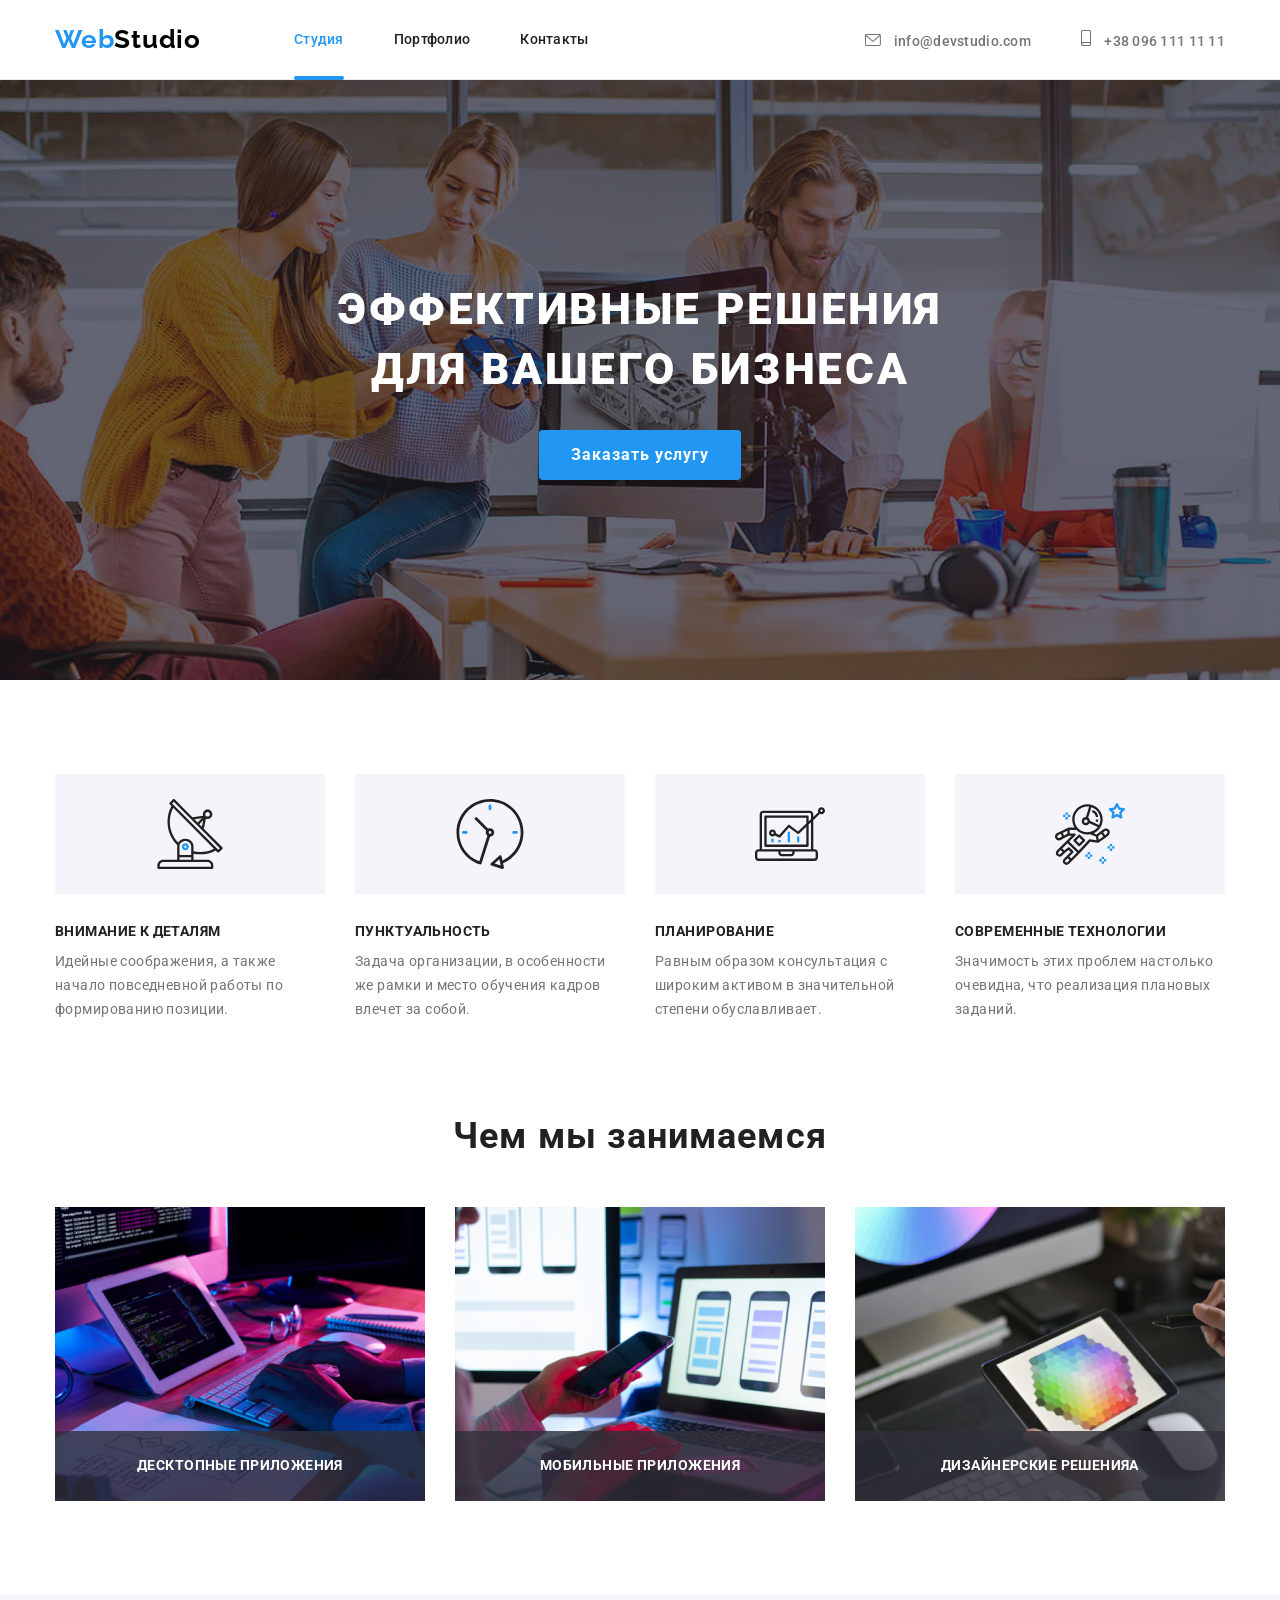
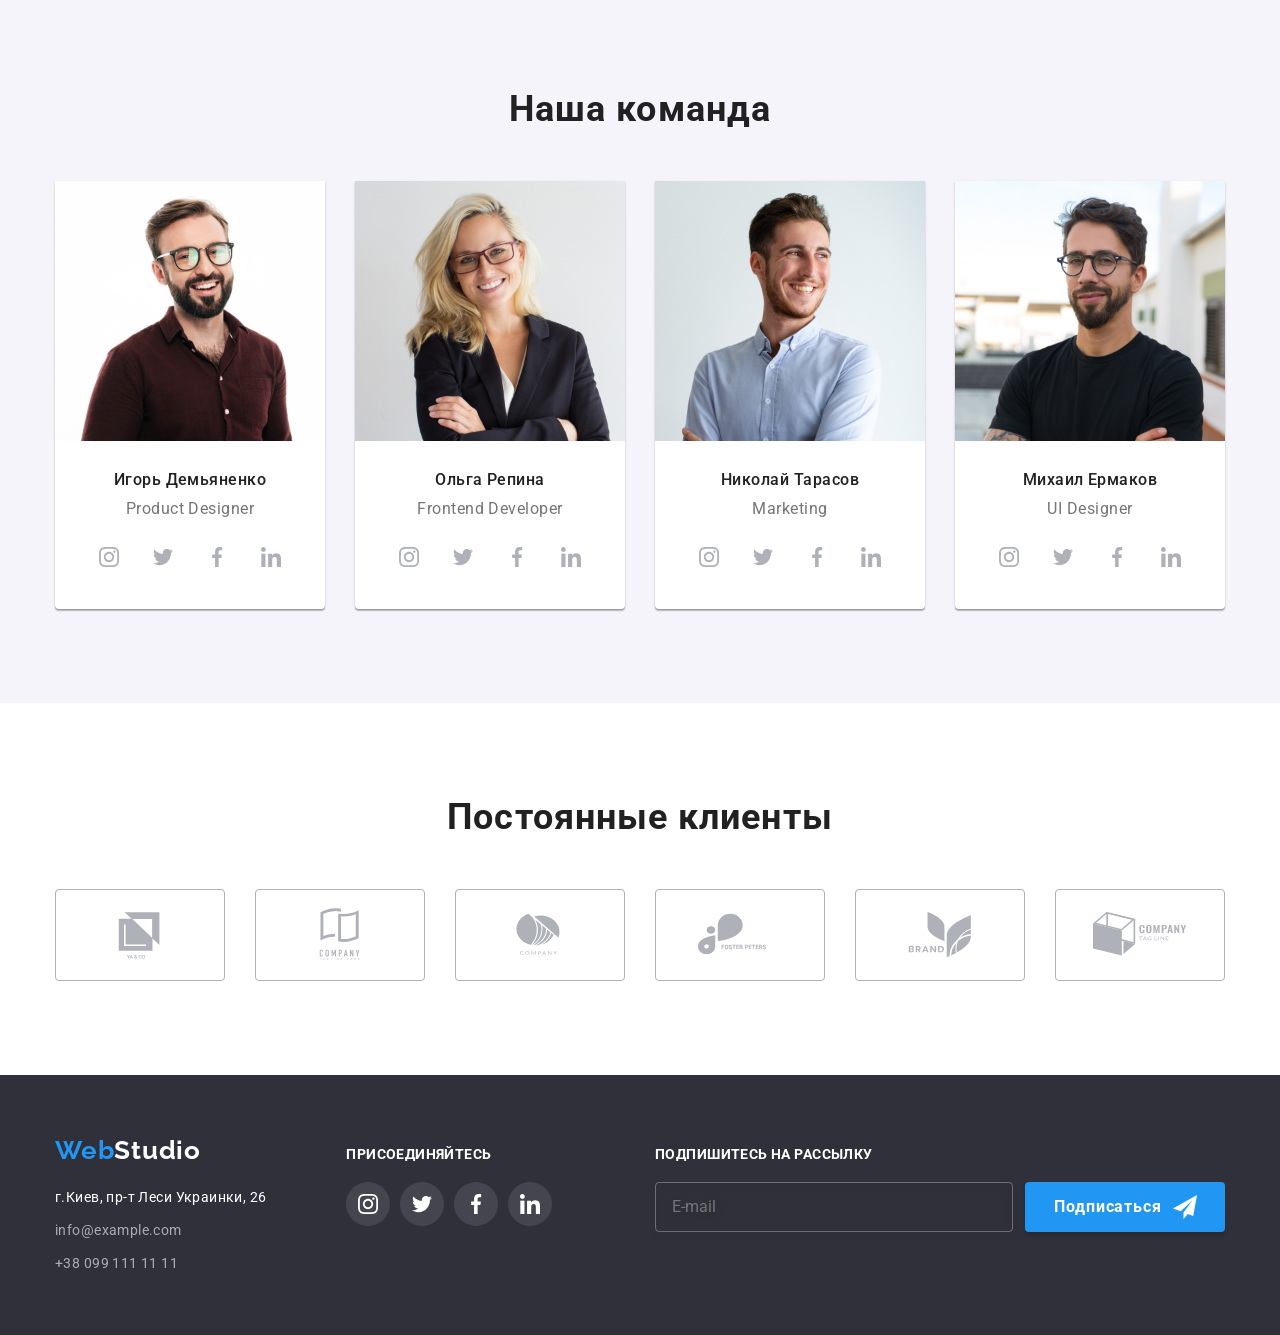
<file: index.html>
<!DOCTYPE html>
<html lang="ru">

<head>
    <meta charset="UTF-8">
    <meta http-equiv="X-UA-Compatible" content="IE=edge">
    <meta name="viewport" content="width=device-width, initial-scale=1.0">
    <link rel="preconnect" href="https://fonts.googleapis.com">
    <link rel="preconnect" href="https://fonts.gstatic.com" crossorigin>
    <link
        href="https://fonts.googleapis.com/css2?family=Raleway:wght@700&family=Roboto:wght@400;500;700;900&display=swap"
        rel="stylesheet">
    <link rel="stylesheet" href="https://cdnjs.cloudflare.com/ajax/libs/modern-normalize/1.1.0/modern-normalize.min.css"
        integrity="sha512-wpPYUAdjBVSE4KJnH1VR1HeZfpl1ub8YT/NKx4PuQ5NmX2tKuGu6U/JRp5y+Y8XG2tV+wKQpNHVUX03MfMFn9Q=="
        crossorigin="anonymous" referrerpolicy="no-referrer" />
    <link rel="stylesheet" href="./css/styles.css">
    <title>Studio</title>
</head>

<body>
    <!-- header -->
    <header class="header">
        <div class="container">
            <div class="main-nav">
                <nav class="header-nav">
                    <a class="logo" href="#">Web<span class="header-logo">Studio</span></a>
                    <ul class="header-list">
                        <li class="header-item"><a class="header-link active" href="./index.html">Cтудия</a></li>
                        <li class="header-item"><a class="header-link" href="./portfolio.html">Портфолио</a></li>
                        <li class="header-item"><a class="header-link" href="">Контакты</a></li>
                    </ul>
                </nav>
                <ul class="header-contact">
                    <li class="contact-item"><a class="contact-link" href="mailto:info@devstudio.com">
                            <svg class="contact-icon" width="16" height="12">
                                <use href="./images/icons.svg#icon-envelope"></use>
                            </svg>
                            info@devstudio.com
                        </a>
                    </li>
                    <li class="contact-item"><a class="contact-link" href="tel:+380961111111">
                            <svg class="contact-icon" width="10" height="16">
                                <use href="./images/icons.svg#icon-smartphone"></use>
                            </svg>
                            +38 096 111 11 11
                        </a></li>
                </ul>
            </div>
        </div>
    </header>
    <!-- main -->
    <main>
        <!-- service -->
        <section class="service-top">
            <h1 class="service-title">
                Эффективные решения <br> для вашего бизнеса
            </h1>
            <button class="service-btn" type="button" data-modal-open>Заказать услугу</button>
        </section>
        <div class="backdrop is-hidden" data-modal>
            <div class="modal">
                <button class="backdrop-btn" data-modal-close>
                    <svg class="modal-icons" width="18" height="18">
                        <use href="./images/icons.svg#icon-close-black"></use>
                    </svg>
                </button>

                <form class="modal-form" action="">
                    <strong class="form-title">Оставьте свои данные, мы вам перезвоним</strong>
                    <label class="modal-group" for="">
                        <span class="modal-name">Имя</span>
                        <input class="modal-input" type="text" name="user-name" placeholder=" " required>
                        <svg class="form-icons" width="18" height="18">
                            <use href="./images/icons.svg#icon-person-black"></use>
                        </svg>
                    </label>
                    <label class="modal-group">
                        <span class="modal-name">Телефон</span>
                        <input class="modal-input" type="phone" name="user-phone" placeholder=" " required>
                        <svg class="form-icons" width="18" height="18">
                            <use href="./images/icons.svg#icon-phone-black"></use>
                        </svg>
                    </label>
                    <label class="modal-group">
                        <span class="modal-name">Почта</span>
                        <input class="modal-input" type="mail" name="user-mail" placeholder=" " required>
                        <svg class="form-icons" width="18" height="18">
                            <use href="./images/icons.svg#icon-email-black"></use>
                        </svg>
                    </label>
                    <label class="modal-group modal-textarea">
                        <span class="modal-name">Комментарий</span>
                        <textarea class="form-comment" name="comment" id="" cols="30" rows="10"
                            placeholder="Введите текст"></textarea>
                    </label>
                    <label class="modal-policy">
                        <input class="checkbox visually-hidden" type="checkbox" tabindex="-1" id="chek-label">
                        <span class="checkbox-custom" tabindex="0" role="checkbox" aria-checked="false" aria-labelledby="chek-label">
                            <svg class="checkbox-icon" width="11" height="8">
                                <use href="./images/icons.svg#icon-check-icon"></use>
                            </svg>
                        </span>
                        <span class="form-policy-desc">Соглашаюсь с рассылкой и принимаю
                            <a class="form-policy-link" href="">Условия договора</a></span>
                    </label>
                    <button class="footer-form-submit submit-btn" type="submit">Отправить</button>
                </form>
            </div>
        </div>
        <!-- inform -->
        <section class="section">
            <div class="container">
                <h2 class="visually-hidden">Преимущества</h2>
                <ul class="inform-list">
                    <li class="inform-item">
                        <div class="inform-icons">
                            <svg class="inform-icon" widtht="70" height="70">
                                <use href="./images/icons.svg#icon-antenna"></use>
                            </svg>
                        </div>
                        <h3 class="inform-title">Внимание к деталям</h3>
                        <p class="inform-text">Идейные соображения, а также начало повседневной работы по формированию
                            позиции.</p>
                    </li>
                    <li class="inform-item">
                        <div class="inform-icons">
                            <svg class="inform-icon" width="70" height="70">
                                <use href="./images/icons.svg#icon-clock"></use>
                            </svg>
                        </div>
                        <h3 class="inform-title">Пунктуальность</h3>
                        <p class="inform-text">Задача организации, в особенности же рамки и место обучения кадров влечет
                            за
                            собой.</p>
                    </li>
                    <li class="inform-item">
                        <div class="inform-icons">
                            <svg class="inform-icon" width="70" height="70">
                                <use href="./images/icons.svg#icon-diagram"></use>
                            </svg>
                        </div>
                        <h3 class="inform-title">Планирование</h3>
                        <p class="inform-text">Равным образом консультация с широким активом в значительной степени
                            обуславливает.</p>
                    </li>
                    <li class="inform-item">
                        <div class="inform-icons">
                            <svg class="inform-icon" width="70" height="70">
                                <use href="./images/icons.svg#icon-astronaut"></use>
                            </svg>
                        </div>
                        <h3 class="inform-title">Современные технологии</h3>
                        <p class="inform-text">Значимость этих проблем настолько очевидна, что реализация плановых
                            заданий.
                        </p>
                    </li>
                </ul>
            </div>
        </section>
        <!-- process -->
        <section class="process section">
            <div class="container">
                <h2 class="subtitle">Чем мы занимаемся</h2>
                <ul class="process-list">
                    <li class="process-item"><img class="process-link" src="./images/box1.jpg" alt="чем мы занимаемся"
                            width="370">
                        <p class="process-text">Десктопные приложения</p>
                    </li>
                    <li class="process-item"><img class="process-link" src="./images/box2.jpg" alt="чем мы занимаемся"
                            width="370">
                        <p class="process-text">Мобильные приложения</p>
                    </li>
                    <li class="process-item"><img class="process-link" src="./images/box3.jpg" alt="чем мы занимаемся"
                            width="370">
                        <p class="process-text">Дизайнерские решенияa</p>
                    </li>
                </ul>
            </div>
        </section>
        <!-- team -->
        <section class="team section">
            <div class="container">
                <h2 class="subtitle">Наша команда</h2>
                <ul class="team-list">
                    <li class="team-item">
                        <img class="team-img" src="./images/autor_1.jpg" alt="автор" width="270">
                        <div class="team-wrap">
                            <h3 class="team-title">Игорь Демьяненко</h3>
                            <p class="team-text">Product Designer</p>
                            <ul class="team-socials">
                                <li class="social-item">
                                    <a class="social-list" href="#">
                                        <svg class="icon-social" width="20" height="20">
                                            <use href="./images/icons.svg#icon-instagram">instagram</use>
                                        </svg>
                                    </a>
                                </li>
                                <li class="social-item">
                                    <a class="social-list" href="#" class="social-list" href="#">
                                        <svg class="icon-social" width="20" height="20">
                                            <use href="./images/icons.svg#icon-twitter">twitter</use>
                                        </svg>
                                    </a>
                                </li>
                                <li class="social-item">
                                    <a class="social-list" href="#" class="social-list" href="#">
                                        <svg class="icon-social" width="20" height="20">
                                            <use href="./images/icons.svg#icon-facebook">facebook</use>
                                        </svg>
                                    </a>
                                </li>
                                <li class="social-item">
                                    <a class="social-list" href="#" class="social-list" href="#">
                                        <svg class="icon-social" width="20" height="20">
                                            <use href="./images/icons.svg#icon-linkedin">linkedin</use>
                                        </svg>
                                    </a>
                                </li>
                            </ul>
                        </div>
                    </li>
                    <li class="team-item">
                        <img class="team-img" src="./images/autor_2.jpg" alt="автор" width="270">
                        <div class="team-wrap">
                            <h3 class="team-title">Ольга Репина</h3>
                            <p class="team-text">Frontend Developer</p>
                            <ul class="team-socials">
                                <li class="social-item">
                                    <a class="social-list" href="#" class="social-list" href="#">
                                        <svg class="icon-social" width="20" height="20">
                                            <use href="./images/icons.svg#icon-instagram">instagram</use>
                                        </svg>
                                    </a>
                                </li>
                                <li class="social-item">
                                    <a class="social-list" href="#" class="social-list" href="#">
                                        <svg class="icon-social" width="20" height="20">
                                            <use href="./images/icons.svg#icon-twitter">twitter</use>
                                        </svg>
                                    </a>
                                </li>
                                <li class="social-item">
                                    <a class="social-list" href="#" class="social-list" href="#">
                                        <svg class="icon-social" width="20" height="20">
                                            <use href="./images/icons.svg#icon-facebook">facebook</use>
                                        </svg>
                                    </a>
                                </li>
                                <li class="social-item">
                                    <a class="social-list" href="#" class="social-list" href="#">
                                        <svg class="icon-social" width="20" height="20">
                                            <use href="./images/icons.svg#icon-linkedin">linkedin</use>
                                        </svg>
                                    </a>
                                </li>
                            </ul>
                        </div>
                    </li>
                    <li class="team-item">
                        <img class="team-img" src="./images/autor_3.jpg" alt="автор" width="270">
                        <div class="team-wrap">
                            <h3 class="team-title">Николай Тарасов</h3>
                            <p class="team-text">Marketing</p>
                            <ul class="team-socials">
                                <li class="social-item">
                                    <a class="social-list" href="#" class="social-list" href="#">
                                        <svg class="icon-social" width="20" height="20">
                                            <use href="./images/icons.svg#icon-instagram">instagram</use>
                                        </svg>
                                    </a>
                                </li>
                                <li class="social-item">
                                    <a class="social-list" href="#" class="social-list" href="#">
                                        <svg class="icon-social" width="20" height="20">
                                            <use href="./images/icons.svg#icon-twitter">twitter</use>
                                        </svg>
                                    </a>
                                </li>
                                <li class="social-item">
                                    <a class="social-list" href="#" class="social-list" href="#">
                                        <svg class="icon-social" width="20" height="20">
                                            <use href="./images/icons.svg#icon-facebook">facebook</use>
                                        </svg>
                                    </a>
                                </li>
                                <li class="social-item">
                                    <a class="social-list" href="#" class="social-list" href="#">
                                        <svg class="icon-social" width="20" height="20">
                                            <use href="./images/icons.svg#icon-linkedin">linkedin</use>
                                        </svg>
                                    </a>
                                </li>
                            </ul>
                        </div>
                    </li>
                    <li class="team-item">
                        <img class="team-img" src="./images/autor_4.jpg" alt="автор" width="270">
                        <div class="team-wrap">
                            <h3 class="team-title">Михаил Ермаков</h3>
                            <p class="team-text">UI Designer</p>
                            <ul class="team-socials">
                                <li class="social-item">
                                    <a class="social-list" href="#">
                                        <svg class="icon-social" width="20" height="20">
                                            <use href="./images/icons.svg#icon-instagram">instagram</use>
                                        </svg>
                                    </a>
                                </li>
                                <li class="social-item">
                                    <a class="social-list" href="#">
                                        <svg class="icon-social" width="20" height="20">
                                            <use href="./images/icons.svg#icon-twitter">twitter</use>
                                        </svg>
                                    </a>
                                </li>
                                <li class="social-item">
                                    <a class="social-list" href="#">
                                        <svg class="icon-social" width="20" height="20">
                                            <use href="./images/icons.svg#icon-facebook">facebook</use>
                                        </svg>
                                    </a>
                                </li>
                                <li class="social-item">
                                    <a class="social-list" href="#">
                                        <svg class="icon-social" width="20" height="20">
                                            <use href="./images/icons.svg#icon-linkedin">linkedin</use>
                                        </svg>
                                    </a>
                                </li>
                            </ul>
                        </div>
                    </li>
                </ul>
            </div>
        </section>
        <section class="section">
            <div class="container">
                <h2 class="subtitle">Постоянные клиенты
                </h2>
                <ul class="customers-list">
                    <li class="customers-item">
                        <a class="customers-link" href="#">
                            <svg class="customers-icon" width="106" height="60">
                                <use href="./images/icons.svg#icon-client1"></use>
                            </svg>
                        </a>
                    </li>
                    <li class="customers-item">
                        <a class="customers-link" href="#">
                            <svg class="customers-icon" width="106" height="60">
                                <use href="./images/icons.svg#icon-client2"></use>
                            </svg>
                        </a>
                    </li>
                    <li class="customers-item">
                        <a class="customers-link" href="#">
                            <svg class="customers-icon" width="106" height="60">
                                <use href="./images/icons.svg#icon-client3"></use>
                            </svg>
                        </a>
                    </li>
                    <li class="customers-item">
                        <a class="customers-link" href="#">
                            <svg class="customers-icon" width="106" height="60">
                                <use href="./images/icons.svg#icon-client4"></use>
                            </svg>
                        </a>
                    </li>
                    <li class="customers-item">
                        <a class="customers-link" href="#">
                            <svg class="customers-icon" width="106" height="60">
                                <use href="./images/icons.svg#icon-client5"></use>
                            </svg>
                        </a>
                    </li>
                    <li class="customers-item">
                        <a class="customers-link" href="#">
                            <svg class="customers-icon" width="106" height="60">
                                <use href="./images/icons.svg#icon-client6"></use>
                            </svg>
                        </a>
                    </li>
                </ul>
            </div>
        </section>
    </main>
    <!-- footer -->
    <footer class="footer">
        <div class="container">
            <div class="footer-wrapper">
                <div class="footer-about">
                    <a class="logo footer-logotip" href="#">Web<span class="footer-logo">Studio</span></a>
                    <address class="footer-contact">
                        <ul class="footer-list">
                            <li class="footer-item">
                                <p class="footer-text">г.Киев, пр-т Леси Украинки, 26</p>
                            </li>
                            <li class="footer-item">
                                <a class="footer-link" href="mailto:info@example.com">info@example.com</a>
                            </li>
                            <li class="footer-item">
                                <a class="footer-link" href="tel:+380991111111">+38 099 111 11 11</a>
                            </li>
                        </ul>
                    </address>
                </div>
                <div class="footer-social">
                    <h2 class="title-social">присоединяйтесь</h2>
                    <ul class="team-socials social-footer">
                        <li class="social-item social-footer-item">
                            <a class="social-list social-footer-link" href="#" class="social-list" href="#">
                                <svg class="icon-social footer-social-icon" width="20" height="20">
                                    <use href="./images/icons.svg#icon-instagram">instagram</use>
                                </svg>
                            </a>
                        </li>
                        <li class="social-item social-footer-item">
                            <a class="social-list social-footer-link" href="#" class="social-list" href="#">
                                <svg class="icon-social footer-social-icon" width="20" height="20">
                                    <use href="./images/icons.svg#icon-twitter">twitter</use>
                                </svg>
                            </a>
                        </li>
                        <li class="social-item social-footer-item">
                            <a class="social-list social-footer-link" href="#" class="social-list" href="#">
                                <svg class="icon-social footer-social-icon" width="20" height="20">
                                    <use href="./images/icons.svg#icon-facebook">facebook</use>
                                </svg>
                            </a>
                        </li>
                        <li class="social-item social-footer-item">
                            <a class="social-list social-footer-link" href="#" class="social-list" href="#">
                                <svg class="icon-social footer-social-icon" width="20" height="20">
                                    <use href="./images/icons.svg#icon-linkedin">linkedin</use>
                                </svg>
                            </a>
                        </li>
                    </ul>
                </div>
                <div class="right-side-footer">
                    <h2 class="title-social">Подпишитесь на рассылку</h2>
                    <form class="rigth-side-form" action="">
                        <label class="form-group" for="">
                            <input class="footer-form-input" type="email" placeholder="E-mail">
                        </label>
                        <button class="footer-form-submit" type="submit">
                            Подписаться
                            <span class="submit-icons">
                                <svg class="submit-icon" width="24" height="24">
                                    <use href="./images/icons.svg#icon-icon-send"></use>
                                </svg>
                            </span>
                        </button>
                    </form>
                </div>
            </div>
        </div>
    </footer>
    <script src="./js/modal.js"></script>
</body>

</html>
</file>
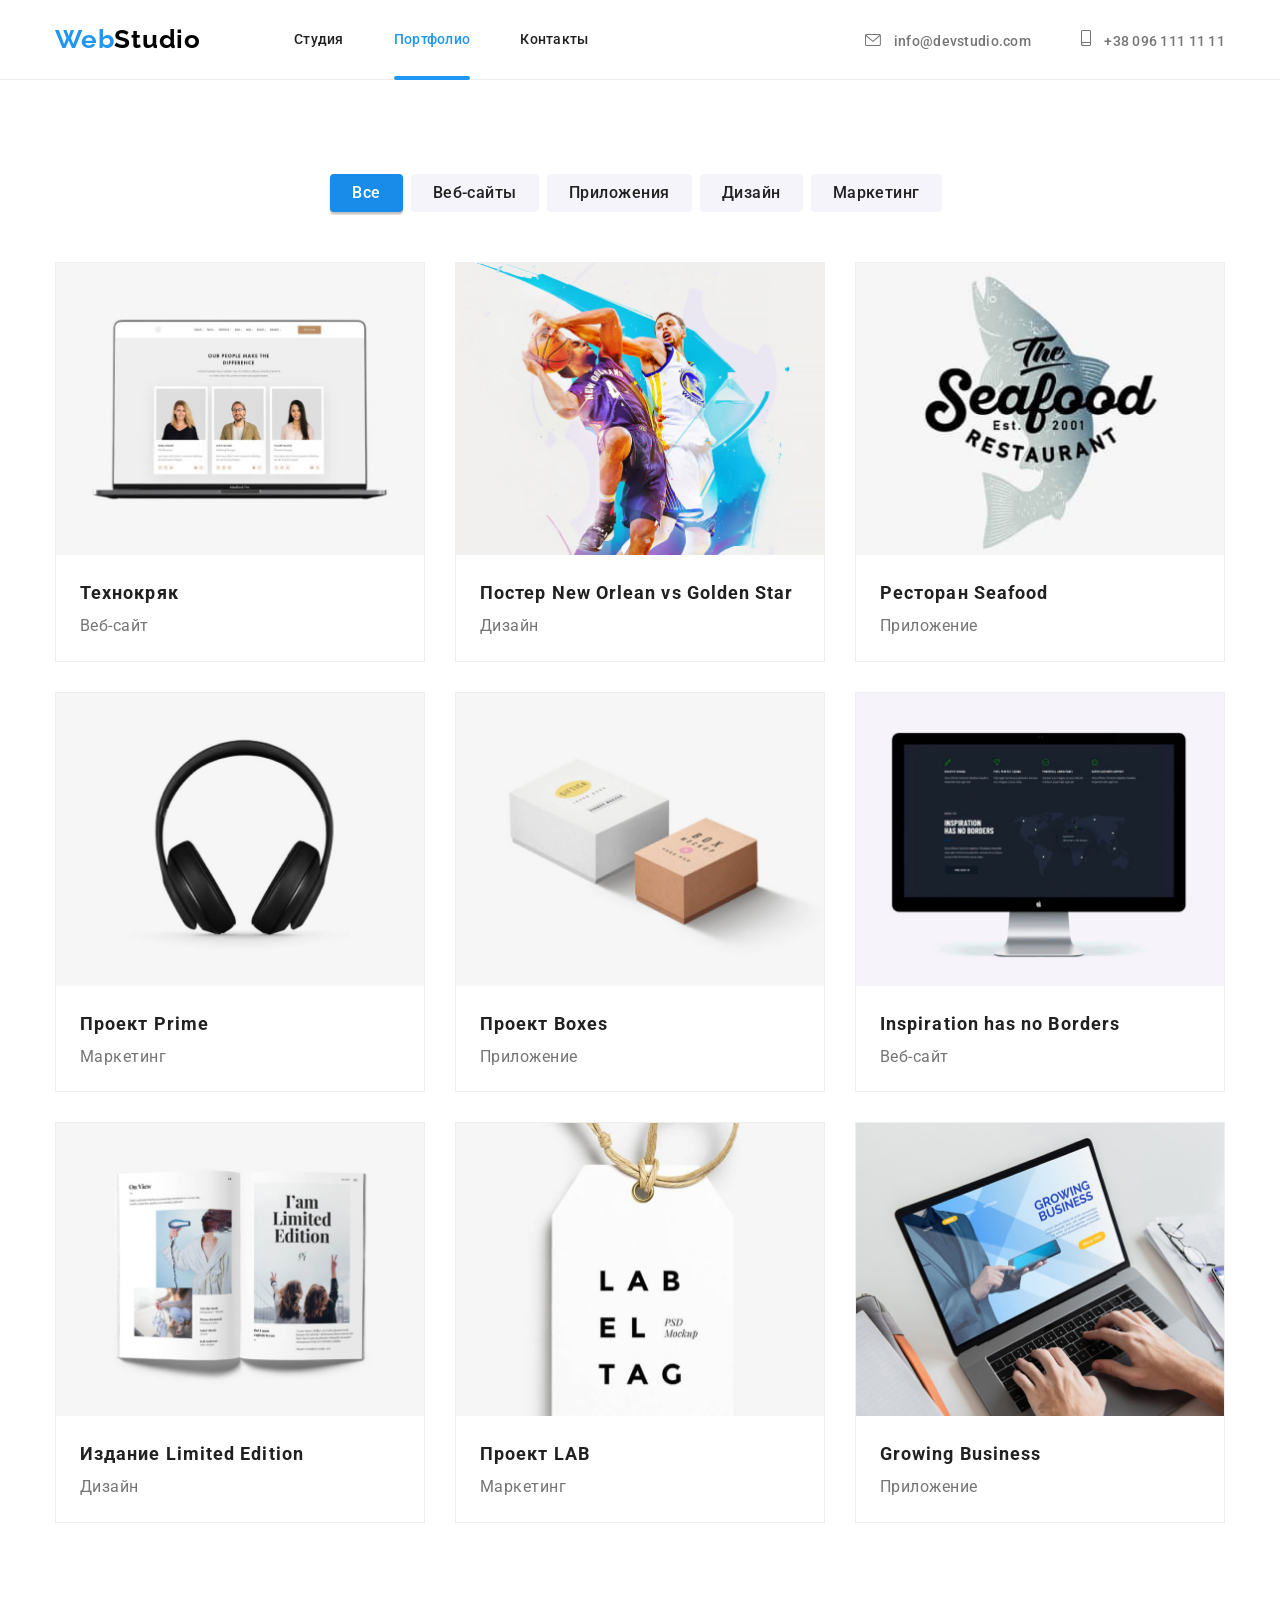
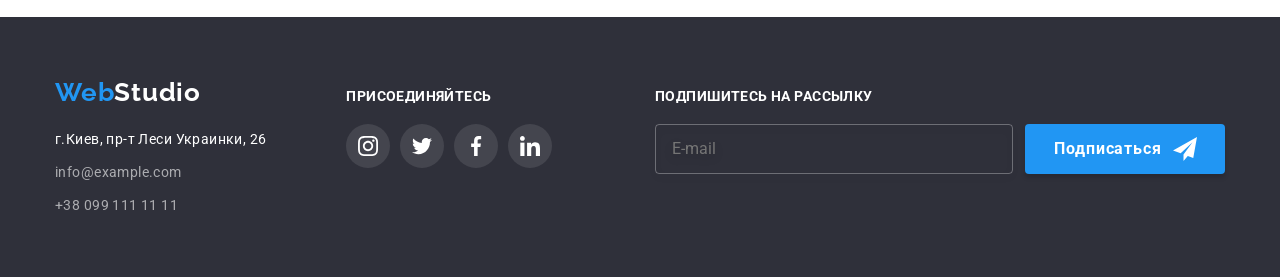
<file: portfolio.html>
<!DOCTYPE html>
<html lang="ru">

<head>
    <meta charset="UTF-8">
    <meta http-equiv="X-UA-Compatible" content="IE=edge">
    <meta name="viewport" content="width=device-width, initial-scale=1.0">
    <link rel="preconnect" href="https://fonts.googleapis.com">
    <link rel="preconnect" href="https://fonts.gstatic.com" crossorigin>
    <link
        href="https://fonts.googleapis.com/css2?family=Raleway:wght@700&family=Roboto:wght@400;500;700;900&display=swap"
        rel="stylesheet">
    <link rel="stylesheet" href="https://cdnjs.cloudflare.com/ajax/libs/modern-normalize/1.1.0/modern-normalize.min.css"
        integrity="sha512-wpPYUAdjBVSE4KJnH1VR1HeZfpl1ub8YT/NKx4PuQ5NmX2tKuGu6U/JRp5y+Y8XG2tV+wKQpNHVUX03MfMFn9Q=="
        crossorigin="anonymous" referrerpolicy="no-referrer" />
    <link rel="stylesheet" href="./css/styles.css">
    <title>Portfolio</title>
</head>

<body>
    <!-- header -->
    <header class="header">
        <div class="container">
            <div class="main-nav">
                <nav class="header-nav">
                    <a class="logo" href="#">Web<span class="header-logo">Studio</span></a>
                    <ul class="header-list">
                        <li class="header-item"><a class="header-link" href="./index.html">Cтудия</a></li>
                        <li class="header-item"><a class="header-link active" href="./portfolio.html">Портфолио</a></li>
                        <li class="header-item"><a class="header-link" href="">Контакты</a></li>
                    </ul>
                </nav>
                <ul class="header-contact">
                    <li class="contact-item"><a class="contact-link" href="mailto:info@devstudio.com">
                            <svg class="contact-icon" width="16" height="12">
                                <use href="./images/icons.svg#icon-envelope"></use>
                            </svg>
                            info@devstudio.com
                        </a>
                    </li>
                    <li class="contact-item"><a class="contact-link" href="tel:+380961111111">
                            <svg class="contact-icon" width="10" height="16">
                                <use href="./images/icons.svg#icon-smartphone"></use>
                            </svg>
                            +38 096 111 11 11
                        </a></li>
                </ul>
            </div>
        </div>
    </header>
    <!-- main -->
    <main class="portfolio">
        <section class="section">
            <div class="container">
                <h1 class="visually-hidden">Портфолио</h1>
                <ul class="portfolio-control">
                    <li class="control-item">
                        <button class="control-btn active" type="button">Все</button>
                    </li>
                    <li class="control-item">
                        <button class="control-btn" type="button">Веб-сайты</button>
                    </li>
                    <li class="control-item">
                        <button class="control-btn" type="button">Приложения</button>
                    </li>
                    <li class="control-item">
                        <button class="control-btn" type="button">Дизайн</button>
                    </li>
                    <li class="control-item">
                        <button class="control-btn" type="button">Маркетинг</button>
                    </li>
                </ul>
                <ul class="portfolio-content">
                    <li class="content-item">
                        <a class="content-link" href="#">
                            <div class="content-tumb">
                                <img class="content-img" src="./images/portfolio/tehnokrac.jpg" alt="технокряк" width="370"
                                    height="294">
                                <div class="content-overlay">
                                    <p class="text-overlay">Ресурс предлагает комплексные предложения с разным уровнем функционала и сервисов. Все это позволит посетителю получить исчерпывающие сведения о компании или частном лице.</p>
                                </div> 
                            </div>
                            <div class="content-wrap">
                                <h2 class="content-title">Технокряк</h2>
                                <p class="content-text">Веб-сайт</p>
                            </div>
                        </a>
                    </li>
                    <li class="content-item">
                        <a class="content-link" href="#">
                            <div class="content-tumb">
                                <img class="content-img" src="./images/portfolio/basketball_players.jpg" alt="постер баскетбол"
                                width="370" height="294">
                                <div class="content-overlay">
                                    <p class="text-overlay">Ресурс предлагает комплексные предложения с разным уровнем функционала и сервисов. Все это позволит посетителю получить исчерпывающие сведения о компании или частном лице.</p>
                                </div>
                            </div>
                            <div class="content-wrap">
                                <h2 class="content-title">Постер New Orlean vs Golden Star</h2>
                                <p class="content-text">Дизайн</p>
                            </div>
                        </a>
                    </li>
                    <li class="content-item">
                        <a class="content-link" href="#">
                            <div class="content-tumb">
                                <img class="content-img" src="./images/portfolio/seafood.jpg" alt="ресторан" width="370"
                                height="294">
                                <div class="content-overlay">
                                    <p class="text-overlay">Ресурс предлагает комплексные предложения с разным уровнем функционала и сервисов. Все это позволит посетителю получить исчерпывающие сведения о компании или частном лице.</p>
                                </div>
                            </div>
                            <div class="content-wrap">
                                <h2 class="content-title">Ресторан Seafood</h2>
                                <p class="content-text">Приложение</p>
                            </div>
                        </a>
                    </li>
                    <li class="content-item">
                        <a class="content-link" href="#">
                            <div class="content-tumb">
                                <img class="content-img" src="./images/portfolio/prime.jpg" alt="наушники" width="370"
                                height="294">
                                <div class="content-overlay">
                                    <p class="text-overlay">Ресурс предлагает комплексные предложения с разным уровнем функционала и сервисов. Все это позволит посетителю получить исчерпывающие сведения о компании или частном лице.</p>
                                </div>
                            </div>
                            <div class="content-wrap">
                                <h2 class="content-title">Проект Prime</h2>
                                <p class="content-text">Маркетинг</p>
                            </div>
                        </a>
                    </li>
                    <li class="content-item">
                        <a class="content-link" href="#">
                            <div class="content-tumb">
                                <img class="content-img" src="./images/portfolio/boxes.jpg" alt="коробки" width="370"
                                height="294">
                                <div class="content-overlay">
                                    <p class="text-overlay">Ресурс предлагает комплексные предложения с разным уровнем функционала и сервисов. Все это позволит посетителю получить исчерпывающие сведения о компании или частном лице.</p>
                                </div>
                            </div>
                            <div class="content-wrap">
                                <h2 class="content-title">Проект Boxes</h2>
                                <p class="content-text">Приложение</p>
                            </div>
                        </a>
                    </li>
                    <li class="content-item">
                        <a class="content-link" href="#">
                            <div class="content-tumb">
                                <img class="content-img" src="./images/portfolio/Inspiration.jpg"
                                alt="вдохновение не имеет границ" width="370" height="294">
                                <div class="content-overlay">
                                    <p class="text-overlay">Ресурс предлагает комплексные предложения с разным уровнем функционала и сервисов. Все это позволит посетителю получить исчерпывающие сведения о компании или частном лице.</p>
                                </div>
                            </div>
                            <div class="content-wrap">
                                <h2 class="content-title">Inspiration has no Borders</h2>
                                <p class="content-text">Веб-сайт</p>
                            </div>
                        </a>
                    </li>
                    <li class="content-item">
                        <a class="content-link" href="#">
                            <div class="content-tumb">
                                <img class="content-img" src="./images/portfolio/edition.jpg" alt="издание" width="370"
                                height="294">
                                <div class="content-overlay">
                                    <p class="text-overlay">Ресурс предлагает комплексные предложения с разным уровнем функционала и сервисов. Все это позволит посетителю получить исчерпывающие сведения о компании или частном лице.</p>
                                </div>
                            </div>
                            <div class="content-wrap">
                                <h2 class="content-title">Издание Limited Edition</h2>
                                <p class="content-text">Дизайн</p>
                            </div>
                        </a>
                    </li>
                    <li class="content-item">
                        <a class="content-link" href="#">
                            <div class="content-tumb">
                                <img class="content-img" src="./images/portfolio/label.jpg" alt="лейбл" width="370"
                                height="294">
                                <div class="content-overlay">
                                    <p class="text-overlay">Ресурс предлагает комплексные предложения с разным уровнем функционала и сервисов. Все это позволит посетителю получить исчерпывающие сведения о компании или частном лице.</p>
                                </div>
                            </div>
                            <div class="content-wrap">
                                <h2 class="content-title">Проект LAB</h2>
                                <p class="content-text">Маркетинг</p>
                            </div>
                        </a>
                    </li>
                    <li class="content-item">
                        <a class="content-link" href="#">
                            <div class="content-tumb">
                                <img class="content-img" src="./images/portfolio/laptop.jpg" alt="ноутбук" width="370"
                                height="294">
                                <div class="content-overlay">
                                    <p class="text-overlay">Ресурс предлагает комплексные предложения с разным уровнем функционала и сервисов. Все это позволит посетителю получить исчерпывающие сведения о компании или частном лице.</p>
                                </div>
                            </div>
                            <div class="content-wrap">
                                <h2 class="content-title">Growing Business</h2>
                                <p class="content-text">Приложение</p>
                            </div>
                        </a>
                    </li>
                </ul>
            </div>
        </section>
    </main>
    <footer class="footer">
        <div class="container">
            <div class="footer-wrapper">
                <div class="footer-about">
                    <a class="logo footer-logotip" href="#">Web<span class="footer-logo">Studio</span></a>
                    <address class="footer-contact">
                        <ul class="footer-list">
                            <li class="footer-item">
                                <p class="footer-text">г.Киев, пр-т Леси Украинки, 26</p>
                            </li>
                            <li class="footer-item">
                                <a class="footer-link" href="mailto:info@example.com">info@example.com</a>
                            </li>
                            <li class="footer-item">
                                <a class="footer-link" href="tel:+380991111111">+38 099 111 11 11</a>
                            </li>
                        </ul>
                    </address>
                </div>
                <div class="footer-social">
                    <h2 class="title-social">присоединяйтесь</h2>
                    <ul class="team-socials social-footer">
                        <li class="social-item social-footer-item">
                            <a class="social-list social-footer-link" href="#" class="social-list" href="#">
                                <svg class="icon-social footer-social-icon" width="20" height="20">
                                    <use href="./images/icons.svg#icon-instagram">instagram</use>
                                </svg>
                            </a>
                        </li>
                        <li class="social-item social-footer-item">
                            <a class="social-list social-footer-link" href="#" class="social-list" href="#">
                                <svg class="icon-social footer-social-icon" width="20" height="20">
                                    <use href="./images/icons.svg#icon-twitter">twitter</use>
                                </svg>
                            </a>
                        </li>
                        <li class="social-item social-footer-item">
                            <a class="social-list social-footer-link" href="#" class="social-list" href="#">
                                <svg class="icon-social footer-social-icon" width="20" height="20">
                                    <use href="./images/icons.svg#icon-facebook">facebook</use>
                                </svg>
                            </a>
                        </li>
                        <li class="social-item social-footer-item">
                            <a class="social-list social-footer-link" href="#" class="social-list" href="#">
                                <svg class="icon-social footer-social-icon" width="20" height="20">
                                    <use href="./images/icons.svg#icon-linkedin">linkedin</use>
                                </svg>
                            </a>
                        </li>
                    </ul>
                </div>
                <div class="right-side-footer">
                    <h2 class="title-social">Подпишитесь на рассылку</h2>
                    <form class="rigth-side-form" action="">
                        <label class="form-group" for="">
                            <input class="footer-form-input" type="email" placeholder="E-mail">
                        </label>
                        <button class="footer-form-submit" type="submit">
                            Подписаться
                            <span class="submit-icons">
                                <svg class="submit-icon" width="24" height="24">
                                    <use href="./images/icons.svg#icon-icon-send"></use>
                                </svg>
                            </span>
                        </button>
                    </form>
                </div>
            </div>
        </div>
    </footer>
</body>

</html>
</file>
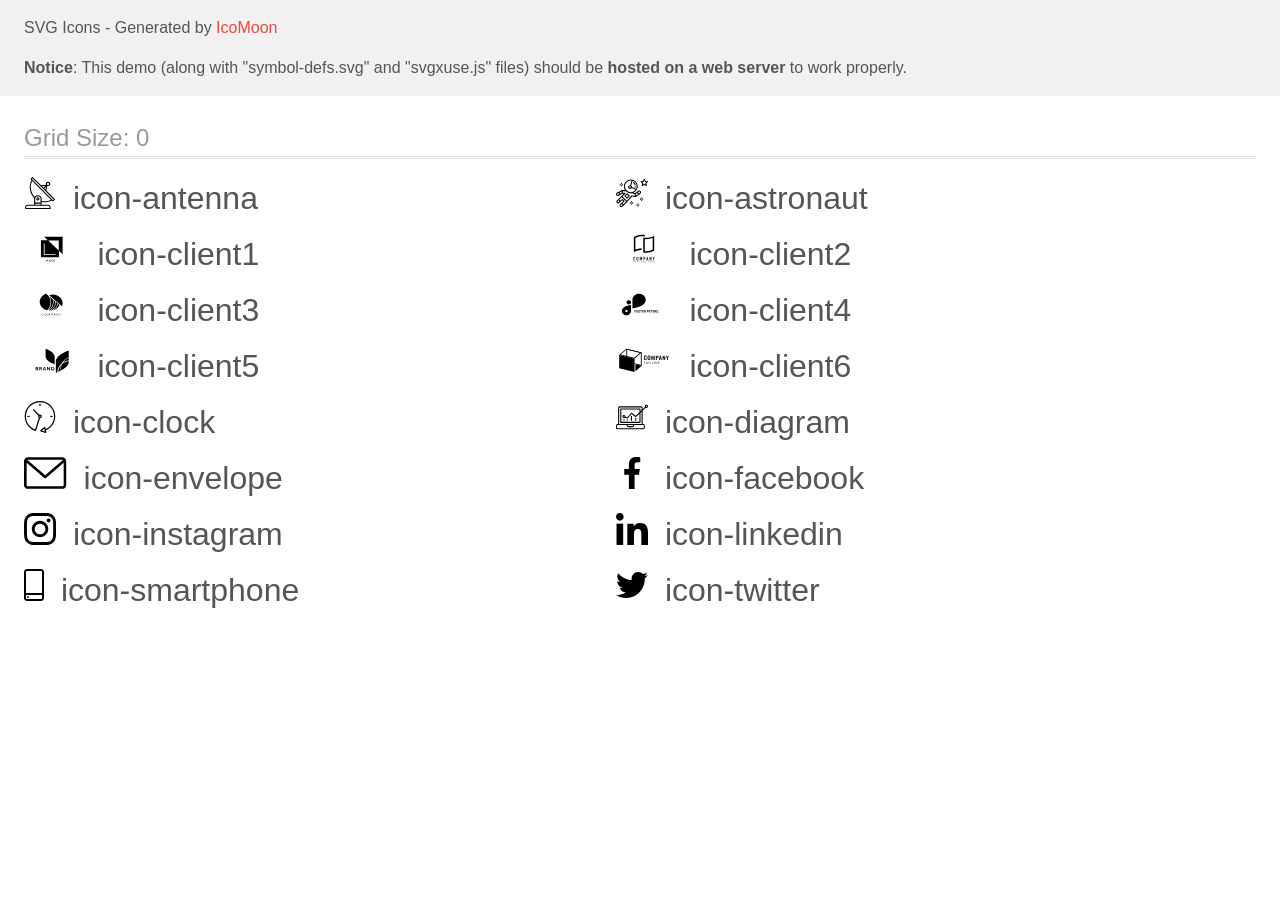
<file: images/icons/icomoon/demo-external-svg.html>
<!doctype html>
<html>
<head>
    <title>IcoMoon - SVG Icons</title>
    <meta charset="utf-8">
    <meta name="viewport" content="width=device-width, initial-scale=1">
    <link rel="stylesheet" href="demo-files/demo.css">
    <link rel="stylesheet" href="style.css">
</head>
<body>
<header class="bgc1 clearfix">
<div class="mhl">
    <p>SVG Icons - Generated by <a href="https://icomoon.io/app">IcoMoon</a></p><p><strong>Notice</strong>: This demo (along with "symbol-defs.svg" and "svgxuse.js" files) should be <b>hosted on a web server</b> to work properly.</p>
</div>
</header>
    <div class="clearfix mhl ptl">
        <h1 class="mvm mtn fgc1">Grid Size: 0</h1>
        <div class="glyph fs1">
            <div class="clearfix pbs">
                <svg class="icon icon-antenna"><use xlink:href="symbol-defs.svg#icon-antenna"></use></svg><span class="name"> icon-antenna</span>
            </div>
        </div>
        <div class="glyph fs1">
            <div class="clearfix pbs">
                <svg class="icon icon-astronaut"><use xlink:href="symbol-defs.svg#icon-astronaut"></use></svg><span class="name"> icon-astronaut</span>
            </div>
        </div>
        <div class="glyph fs1">
            <div class="clearfix pbs">
                <svg class="icon icon-client1"><use xlink:href="symbol-defs.svg#icon-client1"></use></svg><span class="name"> icon-client1</span>
            </div>
        </div>
        <div class="glyph fs1">
            <div class="clearfix pbs">
                <svg class="icon icon-client2"><use xlink:href="symbol-defs.svg#icon-client2"></use></svg><span class="name"> icon-client2</span>
            </div>
        </div>
        <div class="glyph fs1">
            <div class="clearfix pbs">
                <svg class="icon icon-client3"><use xlink:href="symbol-defs.svg#icon-client3"></use></svg><span class="name"> icon-client3</span>
            </div>
        </div>
        <div class="glyph fs1">
            <div class="clearfix pbs">
                <svg class="icon icon-client4"><use xlink:href="symbol-defs.svg#icon-client4"></use></svg><span class="name"> icon-client4</span>
            </div>
        </div>
        <div class="glyph fs1">
            <div class="clearfix pbs">
                <svg class="icon icon-client5"><use xlink:href="symbol-defs.svg#icon-client5"></use></svg><span class="name"> icon-client5</span>
            </div>
        </div>
        <div class="glyph fs1">
            <div class="clearfix pbs">
                <svg class="icon icon-client6"><use xlink:href="symbol-defs.svg#icon-client6"></use></svg><span class="name"> icon-client6</span>
            </div>
        </div>
        <div class="glyph fs1">
            <div class="clearfix pbs">
                <svg class="icon icon-clock"><use xlink:href="symbol-defs.svg#icon-clock"></use></svg><span class="name"> icon-clock</span>
            </div>
        </div>
        <div class="glyph fs1">
            <div class="clearfix pbs">
                <svg class="icon icon-diagram"><use xlink:href="symbol-defs.svg#icon-diagram"></use></svg><span class="name"> icon-diagram</span>
            </div>
        </div>
        <div class="glyph fs1">
            <div class="clearfix pbs">
                <svg class="icon icon-envelope"><use xlink:href="symbol-defs.svg#icon-envelope"></use></svg><span class="name"> icon-envelope</span>
            </div>
        </div>
        <div class="glyph fs1">
            <div class="clearfix pbs">
                <svg class="icon icon-facebook"><use xlink:href="symbol-defs.svg#icon-facebook"></use></svg><span class="name"> icon-facebook</span>
            </div>
        </div>
        <div class="glyph fs1">
            <div class="clearfix pbs">
                <svg class="icon icon-instagram"><use xlink:href="symbol-defs.svg#icon-instagram"></use></svg><span class="name"> icon-instagram</span>
            </div>
        </div>
        <div class="glyph fs1">
            <div class="clearfix pbs">
                <svg class="icon icon-linkedin"><use xlink:href="symbol-defs.svg#icon-linkedin"></use></svg><span class="name"> icon-linkedin</span>
            </div>
        </div>
        <div class="glyph fs1">
            <div class="clearfix pbs">
                <svg class="icon icon-smartphone"><use xlink:href="symbol-defs.svg#icon-smartphone"></use></svg><span class="name"> icon-smartphone</span>
            </div>
        </div>
        <div class="glyph fs1">
            <div class="clearfix pbs">
                <svg class="icon icon-twitter"><use xlink:href="symbol-defs.svg#icon-twitter"></use></svg><span class="name"> icon-twitter</span>
            </div>
        </div>
  </div>
<script defer src="svgxuse.js"></script>
</body>
</html>
</file>
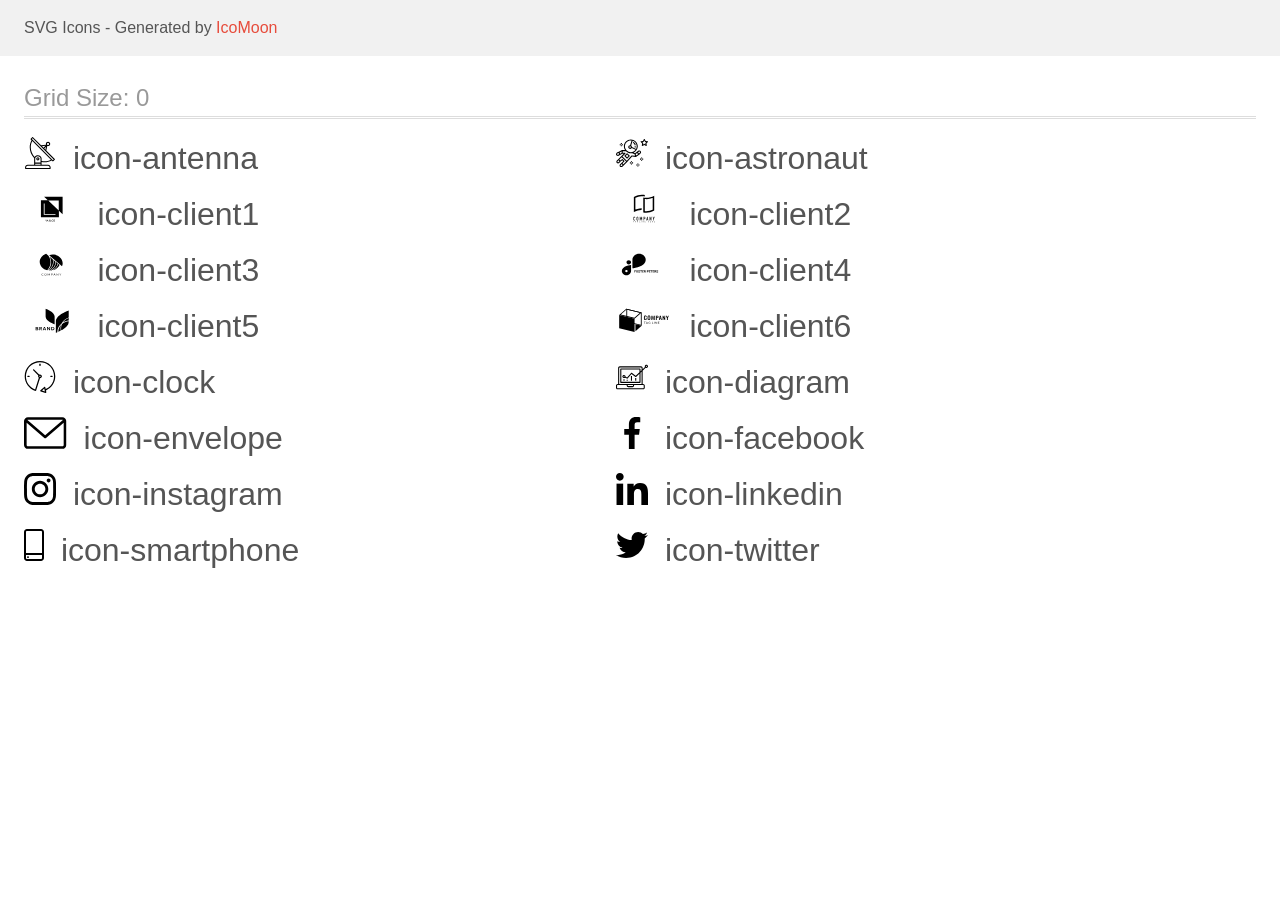
<file: images/icons/icomoon/demo.html>
<!doctype html>
<html>
<head>
    <title>IcoMoon - SVG Icons</title>
    <meta charset="utf-8">
    <meta name="viewport" content="width=device-width, initial-scale=1">
    <link rel="stylesheet" href="demo-files/demo.css">
    <link rel="stylesheet" href="style.css">
</head>
<body>
<svg aria-hidden="true" style="position: absolute; width: 0; height: 0; overflow: hidden;" version="1.1" xmlns="http://www.w3.org/2000/svg" xmlns:xlink="http://www.w3.org/1999/xlink">
<defs>
<symbol id="icon-antenna" viewBox="0 0 32 32">
<path d="M30.773 22.098l-8.443-8.505 0.937-4.615c0.242 0.094 0.499 0.144 0.758 0.146h0.006c1.192 0.014 2.17-0.941 2.184-2.133s-0.941-2.17-2.133-2.184c-1.192-0.014-2.17 0.941-2.184 2.133-0.003 0.255 0.039 0.509 0.125 0.749l-4.96 0.605-8.091-8.133c-0.099-0.101-0.235-0.159-0.377-0.16-0.14 0.001-0.274 0.056-0.373 0.155l-1.513 1.504c-0.208 0.208-0.208 0.546 0 0.754l0.814 0.826c-3.153 5.798-2.129 12.978 2.519 17.663 0.043 0.041 0.092 0.074 0.146 0.098-0.034 0.18-0.051 0.364-0.052 0.547v6.187h-6.4c-1.472 0.002-2.665 1.195-2.667 2.667v1.067c0 0.295 0.239 0.533 0.533 0.533h24.533c0.295 0 0.533-0.239 0.533-0.533v-1.067c-0.002-1.472-1.195-2.665-2.667-2.667h-6.4v-2.742c1.003 0.21 2.024 0.317 3.049 0.32 2.458-0.003 4.877-0.615 7.040-1.783l0.818 0.823c0.099 0.101 0.235 0.159 0.377 0.16 0.14-0.001 0.274-0.056 0.373-0.155l1.513-1.504c0.208-0.208 0.208-0.546 0-0.754zM23.28 6.233c0.418-0.415 1.093-0.414 1.508 0.004s0.414 1.093-0.004 1.508c-0.2 0.199-0.47 0.31-0.752 0.31h-0.003c-0.589-0.003-1.064-0.483-1.061-1.072 0.002-0.282 0.115-0.552 0.314-0.751h-0.002zM22.024 9.738l-0.598 2.946-1.175-1.182 1.774-1.763zM21.419 8.836l-1.92 1.909-1.485-1.493 3.405-0.415zM24.004 28.8c0.884 0 1.6 0.716 1.6 1.6v0.533h-23.467v-0.533c0-0.884 0.716-1.6 1.6-1.6h20.267zM16.537 26.667v1.067h-5.333v-1.067h5.333zM11.204 25.6v-4.053c0-1.294 1.196-2.347 2.667-2.347s2.667 1.053 2.667 2.347v4.053h-5.333zM17.604 23.904v-2.357c0-1.882-1.675-3.413-3.733-3.413-1.331-0.020-2.576 0.657-3.281 1.786-4.058-4.274-4.971-10.645-2.279-15.887l18.602 18.708c-2.872 1.461-6.165 1.873-9.309 1.163zM28.893 23.22l-21.057-21.181 0.755-0.752 7.935 7.98c0.004 0 0.006 0.007 0.010 0.010l13.115 13.191-0.757 0.752z"></path>
<path d="M13.876 20.267h-0.005c-0.884-0.001-1.601 0.714-1.602 1.598s0.714 1.601 1.598 1.602h0.005c0.884 0.001 1.601-0.714 1.602-1.598s-0.714-1.601-1.598-1.602zM14.249 22.245c-0.1 0.1-0.236 0.156-0.378 0.155-0.295-0.002-0.532-0.242-0.531-0.536 0.001-0.141 0.057-0.276 0.157-0.375s0.233-0.154 0.373-0.155c0.295 0.002 0.532 0.241 0.53 0.536-0.001 0.141-0.057 0.276-0.157 0.375h0.005z"></path>
</symbol>
<symbol id="icon-astronaut" viewBox="0 0 32 32">
<path d="M31.974 4.524c-0.063-0.193-0.229-0.333-0.43-0.363l-1.91-0.278-0.855-1.731c-0.179-0.365-0.777-0.365-0.956 0l-0.855 1.731-1.91 0.278c-0.201 0.029-0.367 0.17-0.431 0.363-0.062 0.193-0.011 0.405 0.135 0.547l1.383 1.348-0.326 1.903c-0.034 0.2 0.048 0.402 0.212 0.522 0.166 0.121 0.382 0.135 0.562 0.040l1.709-0.899 1.709 0.899c0.078 0.041 0.164 0.061 0.249 0.061 0.11 0 0.221-0.034 0.314-0.102 0.164-0.119 0.246-0.322 0.212-0.522l-0.326-1.903 1.383-1.348c0.145-0.142 0.197-0.354 0.135-0.547zM29.511 5.851c-0.125 0.122-0.183 0.299-0.153 0.472l0.191 1.114-1-0.526c-0.078-0.041-0.163-0.061-0.249-0.061s-0.17 0.020-0.249 0.061l-1.001 0.526 0.191-1.114c0.030-0.173-0.028-0.349-0.153-0.472l-0.81-0.789 1.119-0.163c0.174-0.025 0.324-0.134 0.402-0.292l0.5-1.013 0.5 1.013c0.078 0.157 0.228 0.267 0.402 0.292l1.119 0.163-0.809 0.789z"></path>
<path d="M26.134 20.522h-1.067v1.067h1.067v-1.067z"></path>
<path d="M26.134 22.656h-1.067v1.067h1.067v-1.067z"></path>
<path d="M27.2 21.589h-1.067v1.067h1.067v-1.067z"></path>
<path d="M25.067 21.589h-1.067v1.067h1.067v-1.067z"></path>
<path d="M22.4 26.389h-1.067v1.067h1.067v-1.067z"></path>
<path d="M22.4 28.522h-1.067v1.067h1.067v-1.067z"></path>
<path d="M23.467 27.456h-1.067v1.067h1.067v-1.067z"></path>
<path d="M21.333 27.456h-1.067v1.067h1.067v-1.067z"></path>
<path d="M16 24.256h-1.067v1.067h1.067v-1.067z"></path>
<path d="M16 26.389h-1.067v1.067h1.067v-1.067z"></path>
<path d="M17.067 25.322h-1.067v1.067h1.067v-1.067z"></path>
<path d="M14.933 25.322h-1.067v1.067h1.067v-1.067z"></path>
<path d="M5.867 6.122h-1.067v1.067h1.067v-1.067z"></path>
<path d="M5.867 8.255h-1.067v1.067h1.067v-1.067z"></path>
<path d="M6.933 7.189h-1.067v1.067h1.067v-1.067z"></path>
<path d="M4.8 7.189h-1.067v1.067h1.067v-1.067z"></path>
<path d="M24.715 14.159c-0.287-0.388-0.709-0.637-1.188-0.705-0.481-0.068-0.956 0.058-1.34 0.352l-1.252 0.96-1.898 1.417-1.358-0.541c2.421-1.086 4.114-3.508 4.114-6.32 0-3.823-3.123-6.933-6.961-6.933s-6.961 3.11-6.961 6.933c0 1.386 0.414 2.674 1.12 3.758l-2.764-0.024c-0.002 0-0.003 0-0.005 0-0.009 0-0.015 0.004-0.023 0.005-0.053 0.002-0.105 0.013-0.155 0.031-0.013 0.005-0.026 0.008-0.038 0.013-0.006 0.003-0.013 0.003-0.019 0.006l-3.233 1.596c-0.001 0-0.001 0-0.001 0.001l-1.893 0.911c-0.021 0.009-0.042 0.021-0.063 0.035-0.755 0.502-1.012 1.489-0.598 2.295 0.22 0.429 0.595 0.745 1.056 0.889 0.178 0.055 0.359 0.083 0.539 0.083 0.29 0 0.577-0.071 0.839-0.211l1.388-0.738 2.264-1.169 1.357-0.008-5.442 5.416c-0.001 0.001-0.001 0.001-0.002 0.001l-1.339 1.333c-0.316 0.315-0.49 0.732-0.49 1.178s0.174 0.863 0.49 1.179c0.325 0.323 0.752 0.485 1.179 0.485s0.854-0.162 1.18-0.485l1.314-1.309 1.741-1.3 0.901 0.897-1.762 1.754c-0 0.001-0.001 0.001-0.002 0.001l-1.339 1.333c-0.316 0.315-0.49 0.732-0.49 1.178s0.174 0.863 0.49 1.179c0.325 0.323 0.753 0.485 1.18 0.485s0.855-0.162 1.18-0.485l3.482-3.467c0.001-0.001 0.001-0.001 0.001-0.002l1.010-1-0.004-0.004c0.006-0.006 0.015-0.009 0.022-0.015l5.166-5.658 3.471 0.494c0.025 0.004 0.050 0.005 0.075 0.005 0.065 0 0.127-0.015 0.187-0.038 0.018-0.006 0.033-0.015 0.050-0.023 0.019-0.010 0.039-0.015 0.058-0.027l3.213-2.133c0.012-0.008 0.018-0.021 0.029-0.029 0.013-0.010 0.029-0.014 0.041-0.026l1.271-1.191c0.662-0.62 0.753-1.635 0.212-2.362zM2.13 17.77c-0.173 0.093-0.37 0.111-0.558 0.052-0.187-0.058-0.338-0.186-0.427-0.358-0.161-0.314-0.068-0.695 0.214-0.902l1.314-0.632 0.449 1.312-0.992 0.528zM5.628 15.942l-1.548 0.8-0.439-1.283 2.027-1.001-0.040 1.484zM20.727 9.322c0 0.918-0.219 1.785-0.599 2.559l-4.181-1.899c-0.044-0.573-0.341-1.075-0.788-1.388l1.464-4.86c2.378 0.756 4.105 2.974 4.105 5.588zM8.938 9.322c0-3.235 2.644-5.867 5.894-5.867 0.253 0 0.5 0.021 0.745 0.052l-1.432 4.754c-0.019-0.001-0.037-0.006-0.057-0.006-1.033 0-1.873 0.837-1.873 1.867s0.84 1.867 1.873 1.867c0.694 0 1.294-0.383 1.618-0.945l3.862 1.755c-1.075 1.446-2.795 2.39-4.737 2.39-3.25 0-5.894-2.632-5.894-5.867zM14.894 10.122c0 0.441-0.362 0.8-0.806 0.8s-0.806-0.359-0.806-0.8c0-0.441 0.362-0.8 0.806-0.8s0.806 0.359 0.806 0.8zM2.465 25.146c-0.236 0.234-0.619 0.234-0.854 0.001-0.114-0.114-0.176-0.263-0.176-0.423s0.062-0.309 0.176-0.421l0.962-0.958 0.851 0.848-0.959 0.955zM5.679 28.88c-0.236 0.234-0.619 0.235-0.855 0.001-0.114-0.114-0.176-0.263-0.176-0.423s0.062-0.309 0.176-0.421l0.963-0.959 0.852 0.848-0.96 0.955zM9.16 25.411c-0.001 0-0.001 0-0.002 0.001l-1.765 1.76-0.852-0.848 1.763-1.755c0 0 0 0 0-0s0.001-0.001 0.002-0.001c0.040-0.040 0.065-0.088 0.090-0.135 0.007-0.014 0.020-0.026 0.026-0.040 0.017-0.041 0.019-0.085 0.026-0.129 0.003-0.025 0.014-0.047 0.014-0.073 0-0.036-0.013-0.070-0.020-0.106-0.006-0.032-0.006-0.065-0.019-0.095-0.020-0.050-0.055-0.094-0.091-0.138-0.010-0.012-0.014-0.027-0.025-0.038 0 0 0 0-0.001 0s-0.001-0.002-0.001-0.002l-1.607-1.6c-0.017-0.017-0.039-0.024-0.058-0.038-0.028-0.022-0.055-0.042-0.087-0.058-0.030-0.015-0.061-0.024-0.093-0.033-0.034-0.010-0.067-0.017-0.103-0.020-0.033-0.002-0.063 0.001-0.095 0.005-0.036 0.004-0.069 0.009-0.104 0.020-0.034 0.011-0.063 0.027-0.094 0.045-0.020 0.011-0.042 0.015-0.061 0.029l-1.773 1.324-0.901-0.897 2.399-2.386 4.361 4.289-0.928 0.919zM15.979 18.394c-0.015-0.002-0.030 0.004-0.045 0.003-0.039-0.002-0.076 0.001-0.115 0.007-0.030 0.005-0.059 0.011-0.088 0.021-0.034 0.012-0.065 0.028-0.097 0.047-0.030 0.018-0.057 0.037-0.083 0.061-0.013 0.011-0.028 0.017-0.040 0.029l-4.698 5.146-4.328-4.257 2.833-2.818c0.209-0.208 0.21-0.546 0.002-0.755-0.105-0.105-0.243-0.157-0.381-0.156v-0.001l-2.219 0.013 0.028-1.607 3.104 0.027c1.265 1.294 3.029 2.101 4.981 2.101 0.437 0 0.864-0.045 1.279-0.123 0.040 0.032 0.079 0.065 0.13 0.085l2.41 0.96 0.331 1.644-3.003-0.427zM20.020 18.572l-0.313-1.558 1.446-1.080 0.947 1.257-2.080 1.381zM23.774 15.741l-0.838 0.785-0.931-1.236 0.831-0.637c0.155-0.119 0.351-0.168 0.543-0.143 0.193 0.027 0.364 0.128 0.48 0.284 0.217 0.292 0.18 0.699-0.085 0.947z"></path>
<path d="M13.602 18.544l-2.143-2.133c-0.207-0.207-0.545-0.207-0.753 0l-2.142 2.133c-0.1 0.101-0.157 0.236-0.157 0.378s0.056 0.278 0.157 0.378l2.142 2.133c0.104 0.103 0.241 0.155 0.377 0.155s0.273-0.052 0.376-0.155l2.143-2.133c0.1-0.1 0.157-0.236 0.157-0.378s-0.057-0.278-0.157-0.378zM11.083 20.303l-1.387-1.381 1.387-1.381 1.387 1.381-1.387 1.381z"></path>
<path d="M17.164 5.071l-0.258 1.036c0.071 0.018 1.738 0.452 1.738 2.149h1.067c-0-2.017-1.666-2.965-2.547-3.185z"></path>
<path d="M19.711 9.322h-1.067v1.067h1.067v-1.067z"></path>
</symbol>
<symbol id="icon-client1" viewBox="0 0 57 32">
<path d="M20.267 3.733l3.738 3.538-6.938-0.004v17.166h18.133v-6.564l3.733 3.534v-17.671h-18.667zM35.036 17.455l-10.597-10.032h10.597v10.032zM31.746 21.923h-11.81v-11.545h0.835v10.764h10.975v0.782zM22.725 26.72l-0.436 0.898-0.436-0.898h-0.366l0.637 1.198v0.698h0.331v-0.698l0.635-1.198h-0.365zM23.273 28.615l0.154-0.441h0.734l0.155 0.441h0.344l-0.717-1.896h-0.296l-0.716 1.896h0.342zM23.794 27.122l0.275 0.786h-0.549l0.275-0.786zM25.531 27.863c-0.048 0.073-0.072 0.153-0.072 0.241 0 0.16 0.056 0.29 0.168 0.389s0.263 0.148 0.451 0.148 0.349-0.051 0.484-0.152l0.107 0.126h0.367l-0.279-0.329c0.109-0.149 0.164-0.341 0.164-0.574h-0.275c0 0.128-0.026 0.243-0.079 0.348l-0.366-0.432 0.129-0.094c0.091-0.066 0.157-0.132 0.197-0.198s0.060-0.14 0.060-0.219c0-0.12-0.044-0.22-0.133-0.301s-0.201-0.122-0.339-0.122c-0.153 0-0.274 0.043-0.365 0.13s-0.135 0.203-0.135 0.352c0 0.061 0.014 0.124 0.043 0.189s0.081 0.144 0.155 0.237c-0.141 0.101-0.235 0.188-0.283 0.262zM26.386 28.282c-0.093 0.071-0.193 0.107-0.299 0.107-0.095 0-0.17-0.027-0.227-0.082s-0.085-0.126-0.085-0.214c0-0.102 0.052-0.192 0.156-0.271l0.040-0.029 0.414 0.488zM26.046 27.442c-0.089-0.11-0.134-0.202-0.134-0.275 0-0.063 0.018-0.116 0.055-0.158s0.085-0.063 0.147-0.063c0.057 0 0.105 0.018 0.142 0.053s0.056 0.077 0.056 0.126c0 0.075-0.027 0.136-0.081 0.184l-0.040 0.033-0.145 0.099zM29.132 28.472c0.13-0.114 0.205-0.272 0.224-0.474h-0.328c-0.017 0.135-0.059 0.232-0.124 0.29s-0.162 0.087-0.292 0.087c-0.142 0-0.249-0.054-0.323-0.161s-0.109-0.264-0.109-0.469v-0.168c0.002-0.202 0.041-0.355 0.117-0.46s0.188-0.158 0.331-0.158c0.123 0 0.217 0.030 0.28 0.091s0.104 0.158 0.12 0.294h0.328c-0.021-0.207-0.095-0.368-0.223-0.482s-0.296-0.171-0.505-0.171c-0.155 0-0.293 0.037-0.411 0.111s-0.209 0.179-0.272 0.315c-0.063 0.136-0.095 0.294-0.095 0.473v0.177c0.003 0.174 0.035 0.328 0.098 0.46s0.151 0.234 0.266 0.306c0.115 0.071 0.249 0.107 0.4 0.107 0.216 0 0.389-0.056 0.52-0.169zM31.068 28.206c0.064-0.141 0.096-0.304 0.096-0.49v-0.105c-0.001-0.185-0.034-0.347-0.099-0.486s-0.158-0.247-0.277-0.32c-0.119-0.075-0.256-0.112-0.41-0.112s-0.292 0.038-0.411 0.113c-0.119 0.075-0.211 0.183-0.277 0.324s-0.098 0.305-0.098 0.49v0.107c0.001 0.181 0.034 0.342 0.099 0.48s0.159 0.246 0.279 0.322c0.121 0.075 0.258 0.112 0.411 0.112 0.155 0 0.293-0.037 0.411-0.112s0.212-0.183 0.276-0.323zM30.716 27.135c0.080 0.112 0.12 0.273 0.12 0.483v0.099c0 0.214-0.040 0.376-0.119 0.487s-0.19 0.167-0.336 0.167c-0.144 0-0.257-0.057-0.339-0.171s-0.121-0.275-0.121-0.483v-0.109c0.002-0.204 0.043-0.362 0.122-0.473s0.192-0.168 0.335-0.168c0.146 0 0.258 0.056 0.337 0.168z"></path>
</symbol>
<symbol id="icon-client2" viewBox="0 0 57 32">
<path d="M26.727 3.165h-0.073c-0.112-0.007-0.224-0.010-0.336-0.012v0h-0.243c-0.212 0-0.428 0.005-0.642 0.016-0.016-0.001-0.032-0.001-0.049 0-1.944 0.11-3.848 0.596-5.609 1.431l-0.231 0.111v11.809l0.54-0.183c0.474-0.163 0.978-0.309 1.5-0.445 1.411-0.362 2.861-0.555 4.317-0.574v1.551c-0.193 0.001-0.38 0.007-0.568 0.016h-0.045c-1.121 0.061-2.233 0.232-3.322 0.51-1.378 0.345-2.708 0.863-3.957 1.542v-15.145c1.298-0.757 2.695-1.325 4.151-1.688 1.278-0.33 2.593-0.5 3.913-0.504h0.228c0.273 0.007 0.538 0.019 0.788 0.038 0.658 0.046 1.31 0.15 1.95 0.311v1.527c-0.621-0.145-1.253-0.24-1.889-0.285-0.013-0.001-0.026-0.002-0.039-0.003-0.132-0.011-0.263-0.022-0.386-0.022zM29.415 4.726c0.339 0.026 0.689 0.038 1.044 0.038 1.388-0.005 2.769-0.182 4.114-0.528 1.378-0.346 2.706-0.865 3.956-1.543v14.875c-1.298 0.756-2.696 1.325-4.153 1.688-1.279 0.329-2.593 0.498-3.913 0.503-1 0.008-1.997-0.11-2.968-0.35v-14.971c0.229 0.053 0.465 0.102 0.706 0.142 0.394 0.066 0.81 0.115 1.214 0.145zM36.985 4.841l-0.54 0.182c-0.497 0.167-0.997 0.316-1.5 0.449-1.465 0.377-2.971 0.57-4.483 0.575-0.352 0-0.676-0.010-0.989-0.030l-0.43-0.028v12.148l0.37 0.033c0.343 0.030 0.696 0.045 1.052 0.045 1.191-0.005 2.377-0.159 3.531-0.457 0.95-0.238 1.874-0.57 2.759-0.991l0.231-0.111v-11.813z"></path>
<path d="M19.060 24.113c-0.078-0.080-0.171-0.144-0.274-0.186s-0.214-0.061-0.326-0.057c-0.119-0.002-0.237 0.021-0.347 0.065-0.101 0.040-0.193 0.101-0.27 0.178s-0.135 0.17-0.174 0.271c-0.042 0.107-0.063 0.22-0.062 0.335v2.023c-0.005 0.143 0.022 0.284 0.080 0.415 0.048 0.104 0.117 0.196 0.202 0.271 0.081 0.068 0.176 0.117 0.278 0.144 0.098 0.028 0.2 0.042 0.302 0.042 0.113 0.001 0.224-0.023 0.326-0.070 0.101-0.044 0.193-0.108 0.27-0.187 0.075-0.079 0.135-0.171 0.177-0.271 0.043-0.102 0.065-0.212 0.065-0.323v-0.226h-0.529v0.18c0.002 0.062-0.009 0.123-0.031 0.18-0.017 0.043-0.043 0.082-0.077 0.114-0.033 0.026-0.070 0.046-0.111 0.058-0.036 0.012-0.073 0.018-0.111 0.019-0.047 0.006-0.095-0.002-0.139-0.021s-0.081-0.049-0.11-0.088c-0.050-0.081-0.074-0.176-0.070-0.271v-1.887c-0.003-0.105 0.019-0.208 0.065-0.302 0.027-0.043 0.066-0.077 0.112-0.098s0.097-0.030 0.147-0.024c0.046-0.002 0.091 0.008 0.132 0.028s0.077 0.049 0.104 0.086c0.059 0.078 0.090 0.173 0.088 0.271v0.175h0.524v-0.206c0.001-0.121-0.021-0.241-0.065-0.354-0.039-0.106-0.099-0.203-0.177-0.285z"></path>
<path d="M22.202 24.090c-0.169-0.142-0.381-0.221-0.602-0.222-0.108 0-0.215 0.020-0.316 0.057-0.103 0.037-0.198 0.093-0.279 0.165-0.088 0.079-0.158 0.175-0.205 0.283-0.053 0.124-0.079 0.257-0.077 0.392v1.941c-0.004 0.137 0.023 0.272 0.077 0.397 0.048 0.104 0.118 0.197 0.205 0.271 0.081 0.075 0.176 0.133 0.279 0.171 0.101 0.037 0.208 0.056 0.316 0.057s0.215-0.020 0.316-0.057c0.105-0.038 0.202-0.096 0.286-0.171 0.084-0.076 0.152-0.168 0.2-0.271 0.054-0.125 0.081-0.261 0.077-0.397v-1.941c0.003-0.135-0.024-0.268-0.077-0.392-0.047-0.107-0.115-0.203-0.2-0.283zM21.955 26.706c0.004 0.052-0.003 0.104-0.021 0.152s-0.047 0.092-0.084 0.128c-0.070 0.059-0.158 0.091-0.249 0.091s-0.179-0.032-0.249-0.091c-0.037-0.036-0.066-0.080-0.084-0.128s-0.025-0.101-0.021-0.152v-1.941c-0.004-0.052 0.003-0.104 0.021-0.152s0.047-0.092 0.084-0.128c0.070-0.059 0.158-0.091 0.249-0.091s0.179 0.032 0.249 0.091c0.037 0.036 0.066 0.080 0.084 0.128s0.025 0.101 0.021 0.152v1.941z"></path>
<path d="M26.329 27.573v-3.674h-0.509l-0.668 1.945h-0.009l-0.673-1.945h-0.503v3.674h0.525v-2.235h0.009l0.514 1.58h0.262l0.518-1.58h0.009v2.235h0.525z"></path>
<path d="M29.311 24.157c-0.081-0.091-0.183-0.16-0.297-0.201-0.123-0.040-0.251-0.059-0.38-0.057h-0.78v3.674h0.523v-1.435h0.27c0.163 0.007 0.326-0.027 0.472-0.1 0.119-0.066 0.218-0.163 0.287-0.281 0.061-0.098 0.101-0.206 0.12-0.32 0.021-0.138 0.030-0.278 0.028-0.418 0.005-0.176-0.012-0.353-0.051-0.525-0.035-0.127-0.101-0.243-0.193-0.338zM29.041 25.277c-0.002 0.067-0.019 0.132-0.049 0.191-0.030 0.056-0.077 0.102-0.135 0.129-0.078 0.035-0.162 0.050-0.247 0.046h-0.239v-1.249h0.27c0.081-0.004 0.162 0.012 0.236 0.046 0.054 0.031 0.097 0.079 0.123 0.136 0.029 0.065 0.044 0.134 0.046 0.205 0 0.077 0 0.159 0 0.244s0.005 0.174 0 0.252h-0.005z"></path>
<path d="M31.791 23.899h-0.429l-0.809 3.674h0.523l0.154-0.789h0.714l0.154 0.789h0.524l-0.83-3.674zM31.308 26.283l0.258-1.332h0.009l0.256 1.332h-0.524z"></path>
<path d="M35.173 26.112h-0.009l-0.791-2.213h-0.503v3.674h0.523v-2.209h0.011l0.8 2.209h0.492v-3.674h-0.523v2.213z"></path>
<path d="M38.372 23.899l-0.421 1.461h-0.011l-0.421-1.461h-0.554l0.719 2.121v1.553h0.524v-1.553l0.719-2.121h-0.554z"></path>
<path d="M17.6 28.61h0.252v0.708h0.171v-0.708h0.251v-0.145h-0.675v0.145z"></path>
<path d="M19.721 28.465l-0.331 0.853h0.182l0.070-0.194h0.34l0.073 0.194h0.186l-0.339-0.853h-0.182zM19.694 28.981l0.116-0.316 0.116 0.316h-0.232z"></path>
<path d="M21.818 29.004h0.197v0.11c-0.058 0.046-0.129 0.071-0.202 0.072-0.034 0.002-0.069-0.004-0.1-0.019s-0.059-0.036-0.081-0.063c-0.045-0.065-0.068-0.143-0.063-0.222 0-0.19 0.082-0.285 0.246-0.285 0.043-0.004 0.086 0.007 0.121 0.032s0.061 0.062 0.072 0.104l0.169-0.033c-0.036-0.167-0.156-0.251-0.362-0.251-0.11-0.003-0.216 0.036-0.298 0.11-0.043 0.042-0.076 0.094-0.097 0.15s-0.030 0.117-0.025 0.178c-0.005 0.117 0.034 0.231 0.109 0.32 0.042 0.043 0.092 0.077 0.148 0.098s0.116 0.031 0.176 0.027c0.134 0.004 0.263-0.045 0.362-0.136v-0.336h-0.37v0.144z"></path>
<path d="M23.959 28.465h-0.173v0.853h0.598v-0.145h-0.425v-0.708z"></path>
<path d="M25.769 28.465h-0.173v0.853h0.173v-0.853z"></path>
<path d="M27.539 29.035l-0.349-0.57h-0.167v0.853h0.161v-0.557l0.343 0.557h0.171v-0.853h-0.158v0.57z"></path>
<path d="M29.14 28.943h0.425v-0.145h-0.425v-0.187h0.457v-0.145h-0.63v0.853h0.648v-0.145h-0.475v-0.231z"></path>
<path d="M33.020 28.802h-0.336v-0.336h-0.171v0.853h0.171v-0.373h0.336v0.373h0.171v-0.853h-0.171v0.336z"></path>
<path d="M34.629 28.943h0.426v-0.145h-0.426v-0.187h0.459v-0.145h-0.63v0.853h0.646v-0.145h-0.475v-0.231z"></path>
<path d="M36.812 28.943c0.148-0.023 0.224-0.102 0.224-0.237 0.004-0.036-0.001-0.073-0.016-0.106s-0.038-0.062-0.068-0.083c-0.077-0.039-0.163-0.056-0.25-0.050h-0.362v0.853h0.171v-0.357h0.034c0.037-0.002 0.073 0.004 0.107 0.019 0.025 0.015 0.046 0.037 0.061 0.062l0.186 0.271h0.205l-0.104-0.167c-0.046-0.082-0.111-0.153-0.189-0.205zM36.64 28.825h-0.127v-0.214h0.135c0.059-0.005 0.118 0.002 0.174 0.020 0.012 0.011 0.022 0.025 0.029 0.040s0.009 0.032 0.009 0.049c-0.001 0.017-0.005 0.033-0.013 0.048s-0.019 0.027-0.032 0.037c-0.056 0.017-0.115 0.024-0.174 0.020z"></path>
<path d="M38.458 28.943h0.425v-0.145h-0.425v-0.187h0.459v-0.145h-0.631v0.853h0.648v-0.145h-0.475v-0.231z"></path>
</symbol>
<symbol id="icon-client3" viewBox="0 0 57 32">
<path d="M19.417 26.187c0.008 0 0.017 0.002 0.025 0.005s0.015 0.007 0.020 0.013l0.116 0.111c-0.090 0.090-0.202 0.162-0.327 0.211-0.147 0.053-0.305 0.079-0.464 0.076-0.149 0.003-0.298-0.021-0.436-0.071-0.125-0.045-0.237-0.113-0.329-0.2-0.094-0.089-0.166-0.194-0.212-0.308-0.051-0.127-0.076-0.261-0.074-0.396-0.002-0.135 0.025-0.27 0.080-0.397 0.051-0.115 0.127-0.22 0.225-0.308 0.099-0.087 0.218-0.155 0.349-0.201 0.143-0.048 0.296-0.072 0.449-0.071 0.143-0.003 0.285 0.019 0.417 0.064 0.115 0.043 0.221 0.104 0.313 0.178l-0.097 0.119c-0.007 0.008-0.015 0.016-0.025 0.021-0.012 0.007-0.025 0.010-0.039 0.009-0.015-0.001-0.030-0.005-0.042-0.013l-0.052-0.032-0.073-0.040c-0.031-0.015-0.064-0.028-0.097-0.039-0.043-0.013-0.087-0.024-0.132-0.032-0.057-0.009-0.115-0.013-0.173-0.013-0.111-0.001-0.22 0.017-0.323 0.053-0.096 0.034-0.182 0.084-0.253 0.149-0.073 0.069-0.128 0.15-0.164 0.238-0.041 0.101-0.061 0.207-0.060 0.313-0.002 0.108 0.018 0.216 0.060 0.318 0.035 0.087 0.090 0.167 0.161 0.236 0.067 0.064 0.149 0.114 0.241 0.147 0.095 0.034 0.197 0.051 0.3 0.050 0.059 0.001 0.119-0.003 0.177-0.010 0.096-0.010 0.188-0.039 0.269-0.085 0.041-0.023 0.079-0.049 0.115-0.078 0.015-0.012 0.035-0.020 0.055-0.020z"></path>
<path d="M22.776 25.629c0.002 0.134-0.025 0.267-0.078 0.393-0.047 0.114-0.122 0.218-0.219 0.305s-0.214 0.155-0.344 0.2c-0.285 0.094-0.599 0.094-0.884 0-0.129-0.046-0.245-0.114-0.342-0.201-0.097-0.089-0.172-0.194-0.221-0.308-0.105-0.255-0.105-0.533 0-0.787 0.050-0.115 0.125-0.22 0.221-0.31 0.097-0.084 0.214-0.15 0.342-0.193 0.284-0.096 0.6-0.096 0.884 0 0.129 0.046 0.246 0.114 0.343 0.201 0.096 0.088 0.17 0.191 0.22 0.304 0.054 0.127 0.080 0.261 0.078 0.395zM22.47 25.629c0.002-0.107-0.016-0.214-0.055-0.316-0.033-0.087-0.086-0.168-0.156-0.236-0.068-0.065-0.152-0.116-0.246-0.149-0.207-0.069-0.436-0.069-0.643 0-0.094 0.033-0.178 0.084-0.246 0.149-0.071 0.068-0.125 0.149-0.157 0.236-0.074 0.206-0.074 0.426 0 0.632 0.033 0.087 0.086 0.168 0.157 0.236 0.068 0.065 0.152 0.115 0.246 0.148 0.207 0.067 0.435 0.067 0.643 0 0.093-0.033 0.177-0.083 0.246-0.148 0.070-0.069 0.123-0.149 0.156-0.236 0.039-0.102 0.058-0.209 0.055-0.316z"></path>
<path d="M25.067 25.96l0.030 0.071c0.012-0.025 0.022-0.048 0.033-0.071 0.011-0.024 0.024-0.047 0.038-0.070l0.743-1.174c0.015-0.020 0.028-0.033 0.042-0.037 0.020-0.005 0.040-0.007 0.061-0.006h0.22v1.909h-0.26v-1.404c0-0.018 0-0.038 0-0.059-0.001-0.022-0.001-0.044 0-0.066l-0.747 1.19c-0.009 0.018-0.025 0.033-0.044 0.043s-0.041 0.016-0.064 0.016h-0.042c-0.023 0-0.045-0.005-0.064-0.016s-0.034-0.026-0.044-0.044l-0.769-1.198c0 0.023 0 0.046 0 0.068s0 0.043 0 0.061v1.404h-0.252v-1.905h0.22c0.021-0.001 0.041 0.001 0.061 0.006 0.018 0.008 0.032 0.021 0.041 0.037l0.759 1.175c0.015 0.022 0.028 0.045 0.038 0.068z"></path>
<path d="M27.864 25.865v0.715h-0.291v-1.906h0.649c0.122-0.002 0.244 0.012 0.362 0.042 0.094 0.023 0.181 0.064 0.256 0.119 0.065 0.052 0.114 0.116 0.145 0.187 0.034 0.078 0.051 0.161 0.049 0.244 0.001 0.084-0.017 0.167-0.054 0.244-0.035 0.073-0.089 0.138-0.157 0.191-0.075 0.057-0.162 0.1-0.257 0.126-0.113 0.031-0.232 0.046-0.35 0.044l-0.352-0.005zM27.864 25.66h0.352c0.076 0.001 0.153-0.009 0.225-0.029 0.060-0.018 0.115-0.046 0.163-0.082 0.044-0.035 0.078-0.078 0.099-0.126 0.024-0.051 0.036-0.105 0.035-0.16 0.003-0.053-0.007-0.106-0.029-0.155s-0.057-0.094-0.102-0.13c-0.111-0.075-0.251-0.112-0.391-0.102h-0.352v0.786z"></path>
<path d="M31.772 26.583h-0.23c-0.023 0.001-0.046-0.006-0.064-0.018-0.017-0.012-0.029-0.027-0.038-0.044l-0.198-0.461h-0.993l-0.205 0.461c-0.008 0.017-0.020 0.032-0.036 0.043-0.018 0.013-0.042 0.020-0.065 0.019h-0.23l0.872-1.909h0.302l0.884 1.909zM30.333 25.874h0.82l-0.346-0.777c-0.026-0.058-0.048-0.118-0.065-0.179l-0.034 0.1c-0.010 0.030-0.022 0.058-0.032 0.081l-0.343 0.776z"></path>
<path d="M33.029 24.682c0.017 0.008 0.032 0.020 0.044 0.034l1.272 1.439c0-0.023 0-0.046 0-0.067s0-0.043 0-0.063v-1.352h0.26v1.909h-0.145c-0.021 0.001-0.041-0.003-0.060-0.011-0.018-0.009-0.034-0.021-0.047-0.035l-1.271-1.438c0.001 0.022 0.001 0.044 0 0.066 0 0.021 0 0.040 0 0.058v1.361h-0.26v-1.909h0.154c0.018-0 0.036 0.003 0.052 0.009z"></path>
<path d="M36.748 25.823v0.758h-0.291v-0.758l-0.804-1.15h0.26c0.022-0.001 0.045 0.005 0.063 0.016 0.016 0.012 0.029 0.027 0.039 0.043l0.503 0.742c0.020 0.032 0.038 0.061 0.052 0.088s0.026 0.054 0.036 0.081l0.038-0.082c0.014-0.030 0.031-0.059 0.049-0.087l0.496-0.747c0.010-0.015 0.023-0.028 0.038-0.040 0.017-0.013 0.040-0.020 0.063-0.019h0.263l-0.806 1.155z"></path>
<path d="M24.923 21.47c0.127 0.014 0.255 0.025 0.384 0.035 1.962-0.763 3.622-2.011 4.772-3.588s1.74-3.415 1.695-5.282l-2.162-1.879c0.44 1.988 0.234 4.043-0.594 5.935s-2.245 3.547-4.094 4.779z"></path>
<path d="M24.151 21.383l0.058 0.010c1.975-1.228 3.482-2.942 4.323-4.921s0.981-4.133 0.4-6.181l-3.080-2.676c1.246 2.2 1.747 4.661 1.446 7.098s-1.393 4.75-3.147 6.67z"></path>
<path d="M34.596 14.841c-0.523 2.052-1.794 3.902-3.624 5.276-0.534 0.404-1.111 0.763-1.722 1.074 1.49-0.38 2.859-1.053 4.003-1.966s2.030-2.042 2.592-3.3l-1.249-1.084z"></path>
<path d="M34.106 14.539l-1.778-1.545c-0.034 1.762-0.61 3.483-1.669 4.986s-2.562 2.731-4.352 3.559h0.009c0.399-0 0.798-0.021 1.194-0.062 1.673-0.593 3.151-1.537 4.303-2.748s1.94-2.65 2.295-4.189z"></path>
<path d="M24.409 6.486l-2.122-1.846c-1.897 0.637-3.528 1.756-4.68 3.212s-1.772 3.179-1.778 4.946v0c0.007 1.952 0.763 3.846 2.149 5.383s3.322 2.628 5.501 3.101c1.946-2.060 3.085-4.605 3.252-7.266s-0.647-5.299-2.323-7.53z"></path>
<path d="M39.008 14.255c-0.008-2.316-1.070-4.535-2.955-6.173s-4.439-2.561-7.105-2.567c-1.232-0.001-2.453 0.196-3.602 0.582l12.99 11.286c0.445-0.998 0.673-2.058 0.672-3.128z"></path>
</symbol>
<symbol id="icon-client4" viewBox="0 0 57 32">
<path d="M12.878 11.255h-0.002c-1.279 0-2.316 0.921-2.316 2.058v0.001c0 1.137 1.037 2.058 2.316 2.058h0.002c1.279 0 2.316-0.921 2.316-2.058v-0.001c0-1.137-1.037-2.058-2.316-2.058z"></path>
<path d="M29.971 10.597c-0.004-1.579-0.711-3.092-1.967-4.208s-2.958-1.745-4.735-1.749v0c-1.777 0.003-3.48 0.631-4.737 1.748s-1.964 2.63-1.968 4.209v8.706c0 0 13.405-1.327 13.406-8.704v-0.001z"></path>
<path d="M5.867 22.16c0.003 1.098 0.496 2.151 1.369 2.928s2.058 1.215 3.294 1.218c1.236-0.003 2.42-0.441 3.294-1.218s1.366-1.829 1.37-2.927v-6.057c0 0-9.327 0.924-9.327 6.056zM10.53 23.245c-0.242 0-0.478-0.064-0.678-0.183s-0.357-0.289-0.45-0.487c-0.092-0.198-0.117-0.417-0.069-0.627s0.163-0.404 0.334-0.556c0.171-0.152 0.388-0.255 0.625-0.297s0.482-0.020 0.706 0.062c0.223 0.082 0.414 0.221 0.548 0.4s0.206 0.388 0.206 0.603c0.001 0.143-0.031 0.284-0.092 0.417s-0.151 0.252-0.264 0.353c-0.114 0.101-0.248 0.182-0.397 0.236s-0.308 0.083-0.468 0.083v-0.004z"></path>
<path d="M19.956 22.647h-0.9v0.93h-0.469v-2.275h1.481v0.38h-1.012v0.588h0.9v0.378zM22.209 22.491c0 0.224-0.040 0.42-0.119 0.589s-0.193 0.299-0.341 0.391c-0.147 0.092-0.316 0.137-0.506 0.137-0.189 0-0.357-0.045-0.505-0.136s-0.262-0.22-0.344-0.387c-0.081-0.169-0.122-0.363-0.123-0.581v-0.112c0-0.224 0.040-0.421 0.12-0.591 0.081-0.171 0.195-0.302 0.342-0.392 0.148-0.092 0.317-0.137 0.506-0.137s0.358 0.046 0.505 0.137c0.148 0.091 0.262 0.221 0.342 0.392 0.081 0.17 0.122 0.366 0.122 0.589v0.102zM21.734 22.388c0-0.238-0.043-0.42-0.128-0.544s-0.207-0.186-0.366-0.186c-0.157 0-0.279 0.061-0.364 0.184-0.085 0.122-0.129 0.301-0.13 0.538v0.111c0 0.232 0.043 0.412 0.128 0.541s0.208 0.192 0.369 0.192c0.157 0 0.278-0.061 0.363-0.184 0.084-0.124 0.127-0.304 0.128-0.541v-0.111zM23.73 22.98c0-0.089-0.031-0.156-0.094-0.203-0.063-0.048-0.175-0.098-0.337-0.15-0.163-0.053-0.291-0.105-0.386-0.156-0.258-0.14-0.387-0.328-0.387-0.564 0-0.123 0.034-0.232 0.103-0.328 0.070-0.097 0.169-0.172 0.298-0.227 0.13-0.054 0.276-0.081 0.438-0.081 0.163 0 0.307 0.030 0.434 0.089 0.127 0.058 0.226 0.141 0.295 0.248s0.106 0.229 0.106 0.366h-0.469c0-0.104-0.033-0.185-0.098-0.242s-0.158-0.087-0.277-0.087c-0.115 0-0.204 0.024-0.267 0.073-0.064 0.048-0.095 0.111-0.095 0.191 0 0.074 0.037 0.136 0.111 0.186 0.075 0.050 0.185 0.097 0.33 0.141 0.267 0.080 0.461 0.18 0.583 0.298s0.183 0.267 0.183 0.444c0 0.197-0.075 0.352-0.223 0.464-0.149 0.111-0.349 0.167-0.602 0.167-0.175 0-0.334-0.032-0.478-0.095-0.144-0.065-0.254-0.153-0.33-0.264s-0.113-0.241-0.113-0.388h0.47c0 0.251 0.15 0.377 0.45 0.377 0.111 0 0.198-0.022 0.261-0.067 0.063-0.046 0.094-0.109 0.094-0.191zM26.231 21.682h-0.697v1.895h-0.469v-1.895h-0.687v-0.38h1.853v0.38zM27.869 22.591h-0.9v0.609h1.056v0.377h-1.525v-2.275h1.522v0.38h-1.053v0.542h0.9v0.367zM29.142 22.744h-0.373v0.833h-0.469v-2.275h0.845c0.269 0 0.476 0.060 0.622 0.18s0.219 0.289 0.219 0.508c0 0.155-0.034 0.285-0.102 0.389-0.067 0.103-0.168 0.185-0.305 0.247l0.492 0.93v0.022h-0.503l-0.427-0.833zM28.769 22.365h0.378c0.118 0 0.209-0.030 0.273-0.089 0.065-0.060 0.097-0.143 0.097-0.248 0-0.107-0.031-0.192-0.092-0.253-0.060-0.061-0.154-0.092-0.28-0.092h-0.377v0.683zM31.609 22.775v0.802h-0.469v-2.275h0.887c0.171 0 0.321 0.031 0.45 0.094s0.23 0.152 0.3 0.267c0.070 0.115 0.105 0.245 0.105 0.392 0 0.223-0.077 0.399-0.23 0.528-0.152 0.128-0.363 0.192-0.633 0.192h-0.411zM31.609 22.396h0.419c0.124 0 0.218-0.029 0.283-0.088 0.066-0.058 0.098-0.142 0.098-0.25 0-0.111-0.033-0.202-0.098-0.27s-0.156-0.104-0.272-0.106h-0.43v0.714zM34.575 22.591h-0.9v0.609h1.056v0.377h-1.525v-2.275h1.522v0.38h-1.053v0.542h0.9v0.367zM36.75 21.682h-0.697v1.895h-0.469v-1.895h-0.688v-0.38h1.853v0.38zM38.387 22.591h-0.9v0.609h1.056v0.377h-1.525v-2.275h1.522v0.38h-1.053v0.542h0.9v0.367zM39.661 22.744h-0.373v0.833h-0.469v-2.275h0.845c0.269 0 0.476 0.060 0.622 0.18s0.219 0.289 0.219 0.508c0 0.155-0.034 0.285-0.102 0.389-0.067 0.103-0.168 0.185-0.305 0.247l0.492 0.93v0.022h-0.503l-0.427-0.833zM39.287 22.365h0.378c0.118 0 0.209-0.030 0.273-0.089 0.065-0.060 0.097-0.143 0.097-0.248 0-0.107-0.031-0.192-0.092-0.253-0.060-0.061-0.154-0.092-0.28-0.092h-0.377v0.683zM42.042 22.98c0-0.089-0.031-0.156-0.094-0.203-0.063-0.048-0.175-0.098-0.337-0.15-0.163-0.053-0.291-0.105-0.386-0.156-0.258-0.14-0.388-0.328-0.388-0.564 0-0.123 0.034-0.232 0.103-0.328 0.070-0.097 0.169-0.172 0.298-0.227 0.13-0.054 0.276-0.081 0.438-0.081 0.163 0 0.307 0.030 0.434 0.089 0.127 0.058 0.226 0.141 0.295 0.248 0.071 0.107 0.106 0.229 0.106 0.366h-0.469c0-0.104-0.033-0.185-0.098-0.242s-0.158-0.087-0.277-0.087c-0.115 0-0.204 0.024-0.267 0.073-0.064 0.048-0.095 0.111-0.095 0.191 0 0.074 0.037 0.136 0.111 0.186 0.075 0.050 0.185 0.097 0.33 0.141 0.267 0.080 0.461 0.18 0.583 0.298s0.183 0.267 0.183 0.444c0 0.197-0.074 0.352-0.223 0.464-0.149 0.111-0.349 0.167-0.602 0.167-0.175 0-0.334-0.032-0.478-0.095-0.144-0.065-0.254-0.153-0.33-0.264-0.075-0.111-0.112-0.241-0.112-0.388h0.47c0 0.251 0.15 0.377 0.45 0.377 0.111 0 0.198-0.022 0.261-0.067 0.063-0.046 0.094-0.109 0.094-0.191z"></path>
</symbol>
<symbol id="icon-client5" viewBox="0 0 57 32">
<path d="M14.27 23.859c0.13 0.147 0.199 0.332 0.196 0.521 0.007 0.123-0.017 0.247-0.070 0.361s-0.132 0.216-0.233 0.297c-0.252 0.175-0.565 0.26-0.881 0.24h-1.549v-3.302h1.517c0.299-0.018 0.596 0.059 0.84 0.219 0.098 0.075 0.176 0.17 0.227 0.277s0.074 0.224 0.068 0.341c0.009 0.182-0.054 0.361-0.176 0.505-0.118 0.131-0.28 0.222-0.462 0.258 0.205 0.034 0.391 0.134 0.523 0.282zM12.454 23.36h0.648c0.147 0.010 0.294-0.029 0.412-0.11 0.049-0.040 0.087-0.090 0.111-0.146s0.034-0.116 0.028-0.176c0.005-0.060-0.005-0.12-0.029-0.175s-0.061-0.106-0.108-0.147c-0.122-0.083-0.273-0.123-0.425-0.111h-0.638v0.866zM13.578 24.627c0.052-0.041 0.093-0.093 0.12-0.151s0.038-0.121 0.034-0.184c0.004-0.064-0.008-0.127-0.035-0.186s-0.069-0.111-0.121-0.153c-0.127-0.086-0.283-0.128-0.44-0.119h-0.68v0.908h0.689c0.155 0.008 0.309-0.032 0.435-0.114z"></path>
<path d="M17.371 25.278l-0.844-1.291h-0.317v1.291h-0.726v-3.302h1.374c0.346-0.022 0.689 0.078 0.957 0.281 0.192 0.179 0.308 0.415 0.327 0.666s-0.061 0.499-0.224 0.7c-0.17 0.178-0.401 0.296-0.655 0.336l0.898 1.32h-0.789zM16.21 23.538h0.594c0.412 0 0.618-0.167 0.618-0.5 0.004-0.068-0.007-0.136-0.033-0.2s-0.066-0.122-0.118-0.171c-0.13-0.099-0.298-0.147-0.467-0.134h-0.601l0.007 1.005z"></path>
<path d="M21.339 24.614h-1.446l-0.255 0.665h-0.761l1.328-3.265h0.823l1.323 3.265h-0.761l-0.25-0.665zM21.145 24.114l-0.529-1.394-0.529 1.394h1.057z"></path>
<path d="M26.305 25.278h-0.721l-1.616-2.245v2.245h-0.719v-3.302h0.719l1.616 2.258v-2.258h0.721v3.302z"></path>
<path d="M30.417 24.488c-0.149 0.249-0.376 0.452-0.652 0.582-0.314 0.145-0.662 0.217-1.013 0.208h-1.283v-3.302h1.283c0.351-0.008 0.698 0.061 1.013 0.203 0.276 0.127 0.503 0.328 0.652 0.576 0.148 0.269 0.226 0.565 0.226 0.866s-0.077 0.598-0.226 0.866zM29.593 24.409c0.206-0.219 0.319-0.499 0.319-0.788s-0.113-0.569-0.319-0.788c-0.249-0.199-0.573-0.3-0.902-0.281h-0.5v2.137h0.5c0.329 0.019 0.654-0.082 0.902-0.281z"></path>
<path d="M21.79 3.609c0 0 9.301 3.215 9.103 7.867v7.869c0 0-9.294-3.217-9.1-7.869l-0.004-7.867z"></path>
<path d="M39.179 17.503c1.757-1.107 3.788-1.792 5.909-1.994v-2.463c-2.444 0.862-4.517 2.426-5.909 4.457z"></path>
<path d="M38.124 18.245c1.438-2.651 3.93-4.696 6.964-5.715v-7.098c0 0-13.245 4.58-12.965 11.205v11.203c0 0 0.59-0.205 1.519-0.589 0-0.358 0-0.719 0.042-1.082 0.274-3.076 1.871-5.926 4.44-7.924z"></path>
<path d="M36.864 22.407c0.070-0.777 0.225-1.546 0.463-2.294-1.599 1.725-2.568 3.866-2.77 6.122-0.019 0.213-0.030 0.426-0.035 0.645 0.752-0.331 1.628-0.744 2.548-1.229-0.235-1.067-0.304-2.159-0.206-3.244z"></path>
<path d="M37.391 22.447c-0.088 0.982-0.033 1.969 0.164 2.938 3.619-1.983 7.685-5.046 7.528-8.748v-0.323c-2.585 0.265-5.004 1.3-6.885 2.946-0.44 1.020-0.712 2.094-0.807 3.188z"></path>
</symbol>
<symbol id="icon-client6" viewBox="0 0 57 32">
<path d="M28.493 14.618c-0.236-0.315-0.349-0.686-0.323-1.061v-1.538c0-0.471 0.107-0.83 0.321-1.075s0.581-0.367 1.102-0.366c0.489 0 0.836 0.104 1.042 0.313 0.224 0.266 0.333 0.592 0.308 0.92v0.361h-0.875v-0.366c0.003-0.12-0.005-0.24-0.025-0.358-0.013-0.081-0.057-0.156-0.125-0.213-0.090-0.061-0.203-0.091-0.317-0.083-0.12-0.008-0.239 0.024-0.333 0.088-0.076 0.063-0.127 0.145-0.145 0.235-0.025 0.126-0.037 0.253-0.034 0.38v1.866c-0.014 0.18 0.025 0.36 0.112 0.524 0.044 0.055 0.104 0.099 0.175 0.127s0.149 0.038 0.226 0.029c0.112 0.008 0.223-0.022 0.31-0.084 0.071-0.061 0.117-0.141 0.13-0.227 0.020-0.124 0.030-0.249 0.027-0.374v-0.379h0.875v0.346c0.025 0.342-0.082 0.682-0.303 0.967-0.201 0.228-0.544 0.343-1.047 0.343s-0.884-0.122-1.1-0.375z"></path>
<path d="M32.137 14.633c-0.221-0.239-0.332-0.588-0.332-1.050v-1.617c0-0.457 0.11-0.802 0.332-1.037s0.591-0.351 1.109-0.35c0.515 0 0.882 0.117 1.103 0.35 0.221 0.235 0.333 0.58 0.333 1.037v1.617c0 0.457-0.112 0.807-0.337 1.048s-0.591 0.361-1.1 0.361c-0.509 0-0.886-0.122-1.109-0.36zM33.654 14.245c0.079-0.15 0.115-0.314 0.105-0.479v-1.98c0.010-0.161-0.025-0.322-0.103-0.469-0.044-0.057-0.106-0.101-0.179-0.129s-0.152-0.037-0.231-0.027c-0.079-0.009-0.159 0-0.231 0.028s-0.135 0.072-0.18 0.129c-0.080 0.146-0.116 0.308-0.105 0.469v1.99c-0.011 0.165 0.025 0.329 0.105 0.479 0.051 0.050 0.114 0.091 0.185 0.119s0.147 0.042 0.225 0.042c0.078 0 0.154-0.014 0.225-0.042s0.134-0.068 0.185-0.119v-0.009z"></path>
<path d="M35.735 10.626h0.942l0.708 2.984 0.725-2.984h0.917l0.092 4.308h-0.678l-0.072-2.994-0.699 2.994h-0.544l-0.725-3.005-0.067 3.005h-0.685l0.085-4.308z"></path>
<path d="M40.176 10.626h1.468c0.846 0 1.268 0.408 1.268 1.223 0 0.781-0.445 1.171-1.335 1.17h-0.5v1.915h-0.906l0.005-4.308zM41.43 12.467c0.090 0.010 0.18 0.003 0.266-0.021s0.165-0.063 0.232-0.115c0.104-0.146 0.15-0.316 0.13-0.486 0.005-0.131-0.010-0.263-0.044-0.391-0.013-0.043-0.036-0.083-0.067-0.118s-0.070-0.065-0.114-0.087c-0.126-0.052-0.265-0.076-0.404-0.069h-0.352v1.287h0.352z"></path>
<path d="M44.218 10.626h0.973l0.998 4.308h-0.844l-0.197-0.993h-0.868l-0.203 0.993h-0.857l0.998-4.308zM45.050 13.441l-0.339-1.808-0.339 1.808h0.678z"></path>
<path d="M46.996 10.626h0.634l1.214 2.457v-2.457h0.752v4.308h-0.603l-1.221-2.565v2.565h-0.777l0.002-4.308z"></path>
<path d="M51.357 13.291l-1.009-2.659h0.85l0.616 1.708 0.578-1.708h0.832l-0.997 2.659v1.642h-0.87v-1.642z"></path>
<path d="M29.892 16.817v0.225h-0.739v1.75h-0.31v-1.75h-0.743v-0.225h1.792z"></path>
<path d="M32.209 18.793h-0.239c-0.024 0.001-0.048-0.005-0.067-0.019-0.018-0.011-0.032-0.027-0.040-0.045l-0.214-0.469h-1.026l-0.214 0.469c-0.006 0.020-0.017 0.038-0.033 0.053-0.019 0.013-0.043 0.020-0.067 0.019h-0.239l0.906-1.976h0.315l0.917 1.968zM30.709 18.059h0.855l-0.362-0.804c-0.027-0.061-0.049-0.123-0.067-0.186-0.013 0.038-0.024 0.073-0.034 0.105l-0.033 0.083-0.359 0.802z"></path>
<path d="M33.771 18.599c0.057 0.003 0.114 0.003 0.17 0 0.049-0.004 0.097-0.012 0.145-0.023 0.044-0.009 0.088-0.021 0.13-0.036 0.040-0.014 0.080-0.031 0.121-0.048v-0.444h-0.362c-0.009 0-0.018-0.001-0.026-0.003s-0.016-0.007-0.023-0.012c-0.006-0.004-0.011-0.010-0.014-0.016s-0.005-0.013-0.004-0.020v-0.152h0.703v0.757c-0.057 0.035-0.118 0.067-0.181 0.094-0.065 0.028-0.132 0.050-0.201 0.067-0.074 0.019-0.15 0.032-0.227 0.041-0.088 0.008-0.176 0.013-0.264 0.012-0.156 0.001-0.311-0.024-0.457-0.073-0.136-0.047-0.259-0.117-0.362-0.206-0.101-0.090-0.18-0.196-0.234-0.313-0.057-0.131-0.085-0.27-0.083-0.41-0.002-0.141 0.026-0.281 0.082-0.413 0.052-0.117 0.132-0.224 0.234-0.313 0.103-0.089 0.227-0.159 0.362-0.205 0.155-0.050 0.32-0.075 0.486-0.074 0.084-0 0.169 0.006 0.252 0.017 0.074 0.010 0.146 0.027 0.216 0.050 0.063 0.021 0.124 0.047 0.181 0.078 0.056 0.031 0.108 0.065 0.158 0.103l-0.087 0.122c-0.007 0.011-0.017 0.021-0.029 0.027s-0.027 0.010-0.041 0.010c-0.020-0.001-0.040-0.006-0.056-0.016-0.027-0.013-0.056-0.028-0.089-0.047-0.038-0.021-0.079-0.039-0.121-0.053-0.054-0.019-0.11-0.033-0.167-0.044-0.076-0.012-0.153-0.018-0.23-0.017-0.12-0.001-0.238 0.017-0.35 0.055-0.101 0.035-0.192 0.088-0.266 0.156-0.075 0.071-0.132 0.155-0.169 0.246-0.081 0.214-0.081 0.445 0 0.659 0.040 0.093 0.101 0.178 0.181 0.249 0.074 0.068 0.164 0.121 0.265 0.156 0.115 0.034 0.237 0.047 0.359 0.039z"></path>
<path d="M36.659 18.567h0.989v0.225h-1.292v-1.976h0.31l-0.007 1.75z"></path>
<path d="M38.678 18.792h-0.31v-1.976h0.31v1.976z"></path>
<path d="M39.83 16.826c0.018 0.009 0.034 0.021 0.047 0.036l1.324 1.489c-0.002-0.023-0.002-0.047 0-0.070 0-0.022 0-0.044 0-0.064v-1.408h0.27v1.984h-0.156c-0.023 0.002-0.046-0.002-0.067-0.011-0.019-0.010-0.035-0.023-0.049-0.038l-1.323-1.488c0 0.023 0 0.045 0 0.067s0 0.042 0 0.061v1.408h-0.259v-1.976h0.161c0.017 0 0.035 0.003 0.051 0.009z"></path>
<path d="M43.753 16.817v0.217h-1.098v0.652h0.89v0.21h-0.89v0.674h1.098v0.217h-1.417v-1.971h1.417z"></path>
<path d="M11.286 4.616l13.757 3.372v11.818l-13.757-3.371v-11.819zM10.404 3.609v13.401l15.52 3.806v-13.399l-15.52-3.807z"></path>
<path d="M18.722 27.036l-15.522-3.809v-13.399l15.522 3.807v13.401z"></path>
<path d="M10.661 4.465l13.578 3.33-5.774 4.987-13.58-3.332 5.776-4.985zM10.404 3.609l-7.204 6.219 15.522 3.807 7.202-6.219-15.52-3.807z"></path>
<path d="M19.595 26.282l6.329-5.465-6.329-1.553v7.018z"></path>
</symbol>
<symbol id="icon-clock" viewBox="0 0 32 32">
<path d="M31.297 15.301c-0.002-8.452-6.855-15.303-15.308-15.301s-15.303 6.855-15.301 15.308c0.001 6.658 4.307 12.551 10.649 14.576 0.061 0.019 0.124 0.029 0.187 0.029 0.121-0 0.239-0.032 0.342-0.094 0.135-0.080 0.236-0.207 0.283-0.356l3.865-12.25c1.057-0.005 1.909-0.866 1.903-1.923s-0.866-1.909-1.923-1.903c-0.284 0.001-0.565 0.067-0.82 0.191l-5.106-5.107c-0.253-0.245-0.657-0.238-0.902 0.016-0.239 0.247-0.239 0.639 0 0.886l5.103 5.109c-0.392 0.799-0.168 1.764 0.536 2.309l-3.683 11.673c-7.278-2.681-11.004-10.754-8.323-18.032s10.754-11.004 18.032-8.323 11.004 10.754 8.323 18.032c-1.31 3.556-4.001 6.431-7.462 7.973l-0.398-1.874c-0.073-0.344-0.411-0.565-0.756-0.492-0.109 0.023-0.209 0.074-0.292 0.148l-3.837 3.426c-0.263 0.234-0.287 0.637-0.052 0.9 0.076 0.085 0.174 0.149 0.283 0.184l4.899 1.563c0.335 0.108 0.694-0.077 0.802-0.412 0.034-0.106 0.040-0.219 0.017-0.328l-0.391-1.839c5.664-2.388 9.342-7.942 9.329-14.089zM15.992 14.664c0.352 0 0.638 0.286 0.638 0.638s-0.286 0.638-0.638 0.638c-0.352 0-0.638-0.285-0.638-0.638s0.285-0.638 0.638-0.638zM18.093 29.528l2.184-1.948 0.603 2.84-2.787-0.892z"></path>
<path d="M15.354 3.185v1.275c0 0.352 0.285 0.638 0.638 0.638s0.638-0.285 0.638-0.638v-1.275c0-0.352-0.286-0.638-0.638-0.638s-0.638 0.286-0.638 0.638z"></path>
<path d="M3.876 14.664c-0.352 0-0.638 0.286-0.638 0.638s0.285 0.638 0.638 0.638h1.275c0.352 0 0.638-0.285 0.638-0.638s-0.285-0.638-0.638-0.638h-1.275z"></path>
<path d="M28.108 15.939c0.352 0 0.638-0.285 0.638-0.638s-0.285-0.638-0.638-0.638h-1.275c-0.352 0-0.638 0.286-0.638 0.638s0.286 0.638 0.638 0.638h1.275z"></path>
</symbol>
<symbol id="icon-diagram" viewBox="0 0 32 32">
<path d="M14.926 14.965h1.066v4.798h-1.066v-4.797z"></path>
<path d="M19.19 17.097h1.066v2.665h-1.066v-2.665z"></path>
<path d="M10.661 18.696h1.066v1.066h-1.066v-1.066z"></path>
<path d="M7.463 18.163h1.066v1.599h-1.066v-1.599z"></path>
<path d="M1.599 28.291h25.587c0.883 0 1.599-0.716 1.599-1.599v-2.132c0-0.883-0.716-1.599-1.599-1.599h-0.533v-13.293l3.028-2.868c0.703 0.346 1.553 0.136 2.013-0.499s0.396-1.508-0.152-2.068-1.42-0.644-2.065-0.198c-0.644 0.446-0.873 1.292-0.542 2.002l-2.281 2.163v-1.23c0-0.883-0.716-1.599-1.599-1.599h-21.322c-0.883 0-1.599 0.716-1.599 1.599v15.992h-0.533c-0.883 0-1.599 0.716-1.599 1.599v2.132c0 0.883 0.716 1.599 1.599 1.599zM30.384 4.837c0.294 0 0.533 0.239 0.533 0.533s-0.239 0.533-0.533 0.533c-0.294 0-0.533-0.239-0.533-0.533s0.239-0.533 0.533-0.533zM3.198 6.969c0-0.294 0.239-0.533 0.533-0.533h21.322c0.294 0 0.533 0.239 0.533 0.533v2.239l-1.066 1.013v-2.186c0-0.294-0.239-0.533-0.533-0.533h-19.19c-0.294 0-0.533 0.239-0.533 0.533v13.326c0 0.294 0.239 0.533 0.533 0.533h19.19c0.294 0 0.533-0.239 0.533-0.533v-9.674l1.066-1.010v12.284h-22.388v-15.992zM7.996 13.899c-0.721-0.002-1.354 0.478-1.546 1.174s0.105 1.433 0.725 1.801c0.62 0.368 1.41 0.276 1.928-0.226l1.853 0.93c0.215 0.108 0.476 0.057 0.636-0.123l3.939-4.431 3.872 2.901c0.208 0.156 0.498 0.139 0.686-0.039l3.365-3.188v8.131h-18.124v-12.26h18.124v2.66l-3.771 3.572-3.904-2.927c-0.222-0.166-0.534-0.135-0.718 0.072l-3.993 4.493-1.493-0.746c0.011-0.064 0.018-0.129 0.020-0.193 0-0.883-0.716-1.599-1.599-1.599zM8.529 15.498c0 0.294-0.239 0.533-0.533 0.533s-0.533-0.239-0.533-0.533c0-0.294 0.239-0.533 0.533-0.533s0.533 0.239 0.533 0.533zM11.727 24.027h5.331v0.533c0 0.294-0.239 0.533-0.533 0.533h-4.264c-0.294 0-0.533-0.239-0.533-0.533v-0.533zM1.066 24.56c0-0.294 0.239-0.533 0.533-0.533h9.062v0.533c0 0.883 0.716 1.599 1.599 1.599h4.264c0.883 0 1.599-0.716 1.599-1.599v-0.533h9.062c0.294 0 0.533 0.239 0.533 0.533v2.132c0 0.294-0.239 0.533-0.533 0.533h-25.587c-0.294 0-0.533-0.239-0.533-0.533v-2.132z"></path>
</symbol>
<symbol id="icon-envelope" viewBox="0 0 43 32">
<path d="M38.667 0h-34.667c-2.206 0-4 1.794-4 4v24c0 2.206 1.794 4 4 4h34.667c2.206 0 4-1.794 4-4v-24c0-2.206-1.794-4-4-4zM38.667 2.667c0.181 0 0.353 0.038 0.511 0.103l-17.844 15.466-17.844-15.466c0.158-0.066 0.33-0.103 0.511-0.103h34.667zM38.667 29.333h-34.667c-0.736 0-1.333-0.598-1.333-1.333v-22.413l17.793 15.421c0.251 0.217 0.563 0.326 0.874 0.326s0.622-0.108 0.874-0.326l17.793-15.421v22.413c0 0.736-0.598 1.333-1.333 1.333z"></path>
</symbol>
<symbol id="icon-facebook" viewBox="0 0 32 32">
<path d="M21.329 5.313h2.921v-5.088c-0.504-0.069-2.237-0.225-4.256-0.225-4.212 0-7.097 2.649-7.097 7.519v4.481h-4.648v5.688h4.648v14.312h5.699v-14.311h4.46l0.708-5.688h-5.169v-3.919c0.001-1.644 0.444-2.769 2.735-2.769z"></path>
</symbol>
<symbol id="icon-instagram" viewBox="0 0 32 32">
<path d="M31.969 9.408c-0.075-1.7-0.35-2.869-0.744-3.882-0.406-1.075-1.032-2.038-1.851-2.838-0.8-0.813-1.769-1.444-2.832-1.844-1.019-0.394-2.182-0.669-3.882-0.744-1.713-0.081-2.257-0.1-6.601-0.1s-4.888 0.019-6.595 0.094c-1.7 0.075-2.869 0.35-3.882 0.744-1.075 0.406-2.038 1.031-2.838 1.85-0.813 0.8-1.444 1.769-1.844 2.832-0.394 1.019-0.669 2.182-0.744 3.882-0.081 1.713-0.1 2.257-0.1 6.601s0.019 4.888 0.094 6.595c0.075 1.7 0.35 2.869 0.744 3.882 0.406 1.075 1.038 2.038 1.85 2.838 0.8 0.813 1.769 1.444 2.832 1.844 1.019 0.394 2.182 0.669 3.882 0.744 1.706 0.075 2.25 0.094 6.595 0.094s4.888-0.019 6.595-0.094c1.7-0.075 2.869-0.35 3.882-0.744 2.151-0.832 3.851-2.532 4.682-4.682 0.394-1.019 0.669-2.182 0.744-3.882 0.075-1.707 0.094-2.251 0.094-6.595s-0.006-4.888-0.081-6.595zM29.087 22.473c-0.069 1.563-0.331 2.407-0.55 2.969-0.538 1.394-1.644 2.5-3.038 3.038-0.563 0.219-1.413 0.481-2.969 0.55-1.688 0.075-2.194 0.094-6.464 0.094s-4.782-0.019-6.464-0.094c-1.563-0.069-2.407-0.331-2.969-0.55-0.694-0.256-1.325-0.663-1.838-1.194-0.531-0.519-0.938-1.144-1.194-1.838-0.219-0.563-0.481-1.413-0.55-2.969-0.075-1.688-0.094-2.194-0.094-6.464s0.019-4.782 0.094-6.464c0.069-1.563 0.331-2.407 0.55-2.969 0.256-0.694 0.663-1.325 1.2-1.838 0.519-0.531 1.144-0.938 1.838-1.194 0.563-0.219 1.413-0.481 2.969-0.55 1.688-0.075 2.194-0.094 6.464-0.094 4.276 0 4.782 0.019 6.464 0.094 1.563 0.069 2.407 0.331 2.969 0.55 0.694 0.256 1.325 0.662 1.838 1.194 0.531 0.519 0.938 1.144 1.194 1.838 0.219 0.563 0.481 1.413 0.55 2.969 0.075 1.688 0.094 2.194 0.094 6.464s-0.019 4.77-0.094 6.458z"></path>
<path d="M16.059 7.783c-4.538 0-8.22 3.682-8.22 8.22s3.682 8.22 8.22 8.22c4.539 0 8.22-3.682 8.22-8.22s-3.682-8.22-8.22-8.22zM16.059 21.335c-2.944 0-5.332-2.388-5.332-5.332s2.388-5.332 5.332-5.332c2.944 0 5.332 2.388 5.332 5.332s-2.388 5.332-5.332 5.332z"></path>
<path d="M26.524 7.458c0 1.060-0.859 1.919-1.919 1.919s-1.919-0.859-1.919-1.919c0-1.060 0.859-1.919 1.919-1.919s1.919 0.859 1.919 1.919z"></path>
</symbol>
<symbol id="icon-linkedin" viewBox="0 0 32 32">
<path d="M31.992 32v-0.001h0.008v-11.736c0-5.741-1.236-10.164-7.948-10.164-3.227 0-5.392 1.771-6.276 3.449h-0.093v-2.913h-6.364v21.364h6.627v-10.579c0-2.785 0.528-5.479 3.977-5.479 3.399 0 3.449 3.179 3.449 5.657v10.401h6.62z"></path>
<path d="M0.528 10.636h6.635v21.364h-6.635v-21.364z"></path>
<path d="M3.843 0c-2.121 0-3.843 1.721-3.843 3.843s1.721 3.879 3.843 3.879c2.121 0 3.843-1.757 3.843-3.879-0.001-2.121-1.723-3.843-3.843-3.843v0z"></path>
</symbol>
<symbol id="icon-smartphone" viewBox="0 0 20 32">
<path d="M17 0h-14c-1.654 0-3 1.346-3 3v26c0 1.654 1.346 3 3 3h14c1.654 0 3-1.346 3-3v-26c0-1.654-1.346-3-3-3zM3 2h14c0.552 0 1 0.448 1 1v21h-16v-21c0-0.552 0.448-1 1-1zM17 30h-14c-0.552 0-1-0.448-1-1v-3h16v3c0 0.552-0.448 1-1 1z"></path>
<path d="M4.707 27.478c0.391 0.365 0.391 0.956 0 1.321s-1.024 0.365-1.414 0c-0.391-0.365-0.391-0.956 0-1.321s1.024-0.365 1.414 0z"></path>
</symbol>
<symbol id="icon-twitter" viewBox="0 0 32 32">
<path d="M32 6.078c-1.19 0.522-2.458 0.868-3.78 1.036 1.36-0.812 2.398-2.088 2.886-3.626-1.268 0.756-2.668 1.29-4.16 1.588-1.204-1.282-2.92-2.076-4.792-2.076-3.632 0-6.556 2.948-6.556 6.562 0 0.52 0.044 1.020 0.152 1.496-5.454-0.266-10.28-2.88-13.522-6.862-0.566 0.982-0.898 2.106-0.898 3.316 0 2.272 1.17 4.286 2.914 5.452-1.054-0.020-2.088-0.326-2.964-0.808 0 0.020 0 0.046 0 0.072 0 3.188 2.274 5.836 5.256 6.446-0.534 0.146-1.116 0.216-1.72 0.216-0.42 0-0.844-0.024-1.242-0.112 0.85 2.598 3.262 4.508 6.13 4.57-2.232 1.746-5.066 2.798-8.134 2.798-0.538 0-1.054-0.024-1.57-0.090 2.906 1.874 6.35 2.944 10.064 2.944 12.072 0 18.672-10 18.672-18.668 0-0.29-0.010-0.57-0.024-0.848 1.302-0.924 2.396-2.078 3.288-3.406z"></path>
</symbol>
</defs>
</svg>

<header class="bgc1 clearfix">
<div class="mhl">
    <p>SVG Icons - Generated by <a href="https://icomoon.io/app">IcoMoon</a></p>
</div>
</header>
    <div class="clearfix mhl ptl">
        <h1 class="mvm mtn fgc1">Grid Size: 0</h1>
        <div class="glyph fs1">
            <div class="clearfix pbs">
                <svg class="icon icon-antenna"><use xlink:href="#icon-antenna"></use></svg><span class="name"> icon-antenna</span>
            </div>
        </div>
        <div class="glyph fs1">
            <div class="clearfix pbs">
                <svg class="icon icon-astronaut"><use xlink:href="#icon-astronaut"></use></svg><span class="name"> icon-astronaut</span>
            </div>
        </div>
        <div class="glyph fs1">
            <div class="clearfix pbs">
                <svg class="icon icon-client1"><use xlink:href="#icon-client1"></use></svg><span class="name"> icon-client1</span>
            </div>
        </div>
        <div class="glyph fs1">
            <div class="clearfix pbs">
                <svg class="icon icon-client2"><use xlink:href="#icon-client2"></use></svg><span class="name"> icon-client2</span>
            </div>
        </div>
        <div class="glyph fs1">
            <div class="clearfix pbs">
                <svg class="icon icon-client3"><use xlink:href="#icon-client3"></use></svg><span class="name"> icon-client3</span>
            </div>
        </div>
        <div class="glyph fs1">
            <div class="clearfix pbs">
                <svg class="icon icon-client4"><use xlink:href="#icon-client4"></use></svg><span class="name"> icon-client4</span>
            </div>
        </div>
        <div class="glyph fs1">
            <div class="clearfix pbs">
                <svg class="icon icon-client5"><use xlink:href="#icon-client5"></use></svg><span class="name"> icon-client5</span>
            </div>
        </div>
        <div class="glyph fs1">
            <div class="clearfix pbs">
                <svg class="icon icon-client6"><use xlink:href="#icon-client6"></use></svg><span class="name"> icon-client6</span>
            </div>
        </div>
        <div class="glyph fs1">
            <div class="clearfix pbs">
                <svg class="icon icon-clock"><use xlink:href="#icon-clock"></use></svg><span class="name"> icon-clock</span>
            </div>
        </div>
        <div class="glyph fs1">
            <div class="clearfix pbs">
                <svg class="icon icon-diagram"><use xlink:href="#icon-diagram"></use></svg><span class="name"> icon-diagram</span>
            </div>
        </div>
        <div class="glyph fs1">
            <div class="clearfix pbs">
                <svg class="icon icon-envelope"><use xlink:href="#icon-envelope"></use></svg><span class="name"> icon-envelope</span>
            </div>
        </div>
        <div class="glyph fs1">
            <div class="clearfix pbs">
                <svg class="icon icon-facebook"><use xlink:href="#icon-facebook"></use></svg><span class="name"> icon-facebook</span>
            </div>
        </div>
        <div class="glyph fs1">
            <div class="clearfix pbs">
                <svg class="icon icon-instagram"><use xlink:href="#icon-instagram"></use></svg><span class="name"> icon-instagram</span>
            </div>
        </div>
        <div class="glyph fs1">
            <div class="clearfix pbs">
                <svg class="icon icon-linkedin"><use xlink:href="#icon-linkedin"></use></svg><span class="name"> icon-linkedin</span>
            </div>
        </div>
        <div class="glyph fs1">
            <div class="clearfix pbs">
                <svg class="icon icon-smartphone"><use xlink:href="#icon-smartphone"></use></svg><span class="name"> icon-smartphone</span>
            </div>
        </div>
        <div class="glyph fs1">
            <div class="clearfix pbs">
                <svg class="icon icon-twitter"><use xlink:href="#icon-twitter"></use></svg><span class="name"> icon-twitter</span>
            </div>
        </div>
  </div>
<script defer src="svgxuse.js"></script>
</body>
</html>
</file>
<file: css/styles.css>
/*Color*/
:root {
    --brand-color: #2F303A;
    --font-color: #F5F4FA;
    --active: #2196F3;
    --black: #000000;
    --favorit: #212121;
    --text: #757575;
    --white: #ffffff;
    --hover-btn: #188CE8;
    --header-border: #ECECEC;
    --icons-svg: #AFB1B8;
    --time-function: cubic-bezier(0.4, 0, 0.2, 1);
}

*,
*::after,
*::before {
    box-sizing: border-box;
}

h1,
h2,
h3,
h4,
h5,
p {
    padding: 0;
    margin: 0;
}

img {
    display: block;
}

body {
    font-family: 'Roboto', sans-serif;
    font-size: 14px;
    color: var(--favorit);
    padding: 0;
}

ul {
    list-style: none;
}

a {
    text-decoration: none;
    color: var(--favorit);
}

/* container */

.container {
    width: 1200px;
    padding-left: 15px;
    padding-right: 15px;
    margin-left: auto;
    margin-right: auto;
    /* border: 2px solid tomato; */
}

/* section-top */

.section {
    padding-top: 94px;
    padding-bottom: 94px;
}

/* header */

.header {
    border-bottom: 1px solid var(--header-border);
    padding-top: 24px;
    padding-bottom: 24px;
}

.main-nav {
    display: flex;
    align-items: center;
}

.header-nav {
    display: flex;
    align-items: center;
}

.header-nav .logo {
    margin-right: 93px;
}

.logo {
    font-family: 'Raleway';
    font-style: normal;
    font-weight: 700;
    font-size: 26px;
    line-height: 1.19;
    text-decoration: none;
    letter-spacing: 0.03em;
    color: var(--active);
}

.header-logo {
    color: var(--black);
}

.header-list {
    display: flex;
    align-items: center;
}

.header-list .header-item + .header-item,
.header-contact .contact-item + .contact-item {
    margin-left: 50px;
}

.header-list,
.header-contact {
    align-items: center;
    padding: 0;
    margin: 0;

    font-weight: 500;
    line-height: 16px;
    letter-spacing: 0.02em;
}

.header-contact {
    align-items: baseline;
}



.header-link.active {
    color: var(--active);
}

.header-link {
    position: relative;
    padding-top: 32px;
    padding-bottom: 32.2px;
    transition: color 250ms var(--time-function);
}

.header-link::after {
    position:absolute;
    content: "";
    bottom: 0;
    right: 0;
    width: 100%;
    height: 4px;

    background-color: var(--active);
    border-radius: 2px;

    transform: scaleX(0);
    transition: transform 250ms var(--time-function);
}

.header-link.active::after {
    transform: scaleX(1);
}


.header-contact {
    display: flex;
    margin-left: auto;
}

/* .header-link:hover::after,
.header-link:focus::after, */
.header-link:hover,
.header-link:focus,
.contact-link:hover,
.contact-link:focus {
    /* transform:scaleX(1); */
    transition: transform 250ms var(--time-function);

    color: var(--active);
    cursor: pointer;
    fill: var(--active);
    
}

.contact-link {
    color: var(--text);
    fill: var(--text);
}

.contact-icon {
    margin-right: 10px;
}

.service-top {
    max-width: 1600px;
    min-height: 600px;
    margin-left: auto;
    margin-right: auto;
    align-items: center;
    padding-top: 200px;
    padding-bottom: 200px;

    background-image: linear-gradient(
        to right, 
        rgba(47, 48, 58, 0.4),
        rgba(47, 48, 58, 0.4)
        ), 
        url("../images/background.jpg");
    background-repeat: no-repeat;
    background-size: cover;
    background-position: center;
}

.service-title {
    font-weight: 900;
    font-size: 44px;
    line-height: 1.36;
    text-align: center;
    letter-spacing: 0.06em;
    text-transform: uppercase;
    color: var(--white);

    margin-bottom: 30px ;
}

.service-btn {
    display: block;
    margin-left: auto;
    margin-right: auto;
    padding: 10px 32px;
    border-radius: 4px;
    border: none;
    cursor: pointer;

    font-weight: 700;
    color: var(--white);
    font-style: normal;
    font-weight: 700;
    font-size: 16px;
    line-height: 1.87;
    letter-spacing: 0.06em;
    background-color: var(--active);
    box-shadow: 0px 4px 4px rgba(0, 0, 0, 0.15);
    transition: background-color 250ms var(--time-function);
    
}

.service-btn:hover {
    background-color: var(--hover-btn);
    
}

/* modal */

.backdrop {
    position: fixed;
    top: 0;
    left: 0;
    width: 100%;
    height: 100%;
    z-index: 1;

    background-color: rgba(0, 0, 0, 0.2);
    transition: opacity 250ms var(--time-function);

    opacity: 1;
}

.backdrop.is-hidden {
    opacity: 0;
    pointer-events: none;
    visibility: hidden;
    
}

.backdrop.is-hidden .modal {
    transform: translate(-50%,-50%) scale(1,1);
}


.modal {
    position: absolute;
    top: 50%;
    left: 50%;
    min-width: 528px;
    min-height: 581px;

    background-color: var(--white);
    box-shadow: 0px 1px 3px rgba(0, 0, 0, 0.12), 0px 1px 1px rgba(0, 0, 0, 0.14), 0px 2px 1px rgba(0, 0, 0, 0.2);
    border-radius: 4px;

    
    transform: translate(-50%,-50%) scale(1);

    transition: transform 250ms var(--time-function);

}

.modal-form {
    display: flex;
    flex-direction: column;
    align-items: center;
    padding: 40px;
}
.form-title {
    font-style: normal;
    font-weight: 700;
    font-size: 20px;
    line-height: 23px;
    text-align: center;
    letter-spacing: 0.03em;
    color: var(--favorit);
    margin-bottom: 12px;
}

.modal-group {
    display: flex;
    flex-direction: column;
    margin-bottom: 10px;
    width: 100%;
    position: relative;
}

.modal-group.modal-textarea {
    margin-bottom: 20px;
}

.modal-name {
    margin-bottom: 4px;
    font-style: normal;
    font-weight: 400;
    font-size: 12px;
    line-height: 1.16;
    letter-spacing: 0.01em;

    color: var(--text);
}

.modal-input {
    height: 40px;
    padding: 12px 42px;
    border: 1px solid rgba(33, 33, 33, 0.2);
    border-radius: 4px;
    transition: border 250ms cubic-bezier(0.4, 0, 0.2, 1),
    fill 250ms cubic-bezier(0.4, 0, 0.2, 1);
    outline: transparent;
}

.modal-input:focus {
   border: 1px solid var(--active);
}


.form-comment {
    width: 100%;
    max-height: 120px;
    padding: 12px 16px;
    border: 1px solid rgba(33, 33, 33, 0.2);
    border-radius: 4px;
    resize: none;
    outline: transparent;
    transition: border 250ms cubic-bezier(0.4, 0, 0.2, 1);
    
}

.form-comment:focus {
    border: 1px solid var(--active);
}

.form-icons {
    position: absolute;
    top: 29px;
    left: 12px;
}

.modal-input:focus~.form-icons {
    fill: var(--active);
}


.backdrop-btn {
    display: block;
    position: absolute;
    right: 0;
    top: 0;
    margin-top: 8px;
    margin-right: 8px;
    padding: 6px;

    background-color: #FFFFFF;
    border: 1px solid rgba(0, 0, 0, 0.1);
    border-radius: 50%;
    cursor: pointer;

    
}

.modal-icons:focus,
.modal-icons:hover {
    fill: var(--active);
}

.modal-icons {
    display: flex;
    align-items: center;
    justify-content: center;
    padding: 0;
    margin: 0;
    fill: var(--black);

    background-color: var(--white);
    border: none;
    transition: fill 250ms cubic-bezier(0.4, 0, 0.2, 1);
}

/* checkbox */

.modal-policy {
    display: flex;
    align-items: center;
    justify-content: center;
    margin-bottom: 30px;
}

.form-policy-desc {
    font-style: normal;
    font-weight: 400;
    font-size: 14px;
    line-height: 1.71;
    letter-spacing: 0.03em;

    color: var(--text);
}

.form-policy-desc>.form-policy-link {
    color: var(--active);
    text-decoration: underline;
}

.footer-form-submit.submit-btn {
    display: flex;
    justify-content: center;
    align-items: center;
    padding: 0;
}



.checkbox-custom {
    width: 16px;
    height: 15px;
    margin-right: 9px;

    display: flex;
    align-items: center;
    justify-content: center;

    border-radius: 2px;
    outline: 2px solid var(--favorit);
    outline-offset: -2px;

    transition: background-color 250ms cubic-bezier(0.4, 0, 0.2, 1);

   
}

.checkbox:checked+.checkbox-custom {
    background-color: var(--active);
    outline: 2px solid var(--active);
}

.checkbox-icon {
    fill: var(--white);
    opacity: 0;
    transition: background-color 250ms cubic-bezier(0.4, 0, 0.2, 1);
}

.checkbox:checked+.checkbox-custom .checkbox-icon {
    opacity: 1;
}



/* inform */

.visually-hidden {
    position: absolute;
    white-space: nowrap;
    width: 1px;
    height: 1px;
    overflow: hidden;
    border: 0;
    padding: 0;
    clip: rect(0 0 0 0);
    clip-path: inset(50%);
    margin: -1px;
}

.inform-list {
    display: flex;
    justify-content: space-between;
    padding: 0;
    margin: 0;
}

.inform-item {
    width: calc((100% - 90px) / 4);
    margin-right: 30px;
}

.inform-icons {
    display: flex;
    align-items: center;
    justify-content: center;

    background-color: #F5F4FA;
    width: 270px;
    height: 120px;
    margin-bottom: 30px;
}

.inform-item:last-child {
    margin-right: 0;
}

.inform-title {
    font-family: 'Roboto';
    font-style: normal;
    font-weight: 700;
    font-size: 14px;
    line-height: 1.14;
    letter-spacing: 0.03em;
    text-transform: uppercase;

    margin-bottom: 10px;

}

.inform-text {
    line-height: 1.71;
    letter-spacing: 0.03em;
    color: var(--text);
}


/* process */

.process {
    padding-top: 0;
}

.subtitle {
    text-align: center;
    font-size: 36px;
    line-height: 1.16;
    letter-spacing: 0.03em;

    margin-bottom: 50px;
}

.process-list {
    display: flex;
    padding: 0;
    margin: 0;
}

.process-item {
    position: relative;
    margin-right: 30px;
    width: 370px;
}

.process-text {
    position:absolute;
    display: flex;
    align-items: center;
    justify-content: center;
    bottom: 0;
    right: 0;
    width: 100%;
    height: 70px;

    letter-spacing: 0.03em;
    text-transform: uppercase;
    font-style: normal;
    font-weight: 700;
    line-height: 1.14;  

    color: var(--white);
    background-color: rgba(47, 48, 58, 0.8);
}

.process-item:last-child {
    margin-right: 0px;
}

/* team */

.team {
    background-color: var(--font-color);
}

.team-list {
    display: flex;
    padding: 0;
    margin: 0;
}

.team-item {
    width: calc((100% - 90px) / 4);
    margin-right: 30px;

    text-align: center;
    background: var(--white);
    box-shadow: 0px 1px 3px rgba(0, 0, 0, 0.12), 0px 1px 1px rgba(0, 0, 0, 0.14), 0px 2px 1px rgba(0, 0, 0, 0.2);
    border-radius: 0px 0px 4px 4px;
}

.team-wrap {
    padding-top: 30px;
    padding-bottom: 30px;
}

.team-item:last-child {
    margin-right: 0;
}

.team-title {
    font-weight: 500;
    font-size: 16px;
    line-height: 1.18;
    letter-spacing: 0.03em;

    margin-bottom: 10px;
}

.team-text {
    font-size: 16px;
    line-height: 1.18;
    letter-spacing: 0.03em;
    color: var(--text);

    margin-bottom: 16px;
}

.team-socials {
    display: flex;
    align-items: center;
    justify-content: center;
    margin: 0;
    padding: 0;
}

.social-item {
    margin-right: 10px;
}

.social-item:last-child {
    margin-right: 0;
}

.social-list {
    display: flex;
    justify-content: center;
    align-items: center;
    border-radius: 50%;
    width: 44px;
    height: 44px;
    margin: 0;
    padding: 0;
    transition: background-color 250ms var(--time-function);
}

.social-list:hover,
.social-list:focus {
    background-color: var(--active);
}
.social-list:hover .icon-social,
.social-list:focus .icon-social {
    fill: var(--white);
}

.icon-social {
    width: 20px;
    height: 20px;
    fill: var(--icons-svg);
}

/* customers */


.customers-list {
    display: flex;
    align-items: center;
    justify-content: center;
    margin:0;
    padding: 0;
    
}

.customers-item {
    margin-right: 30px;
}

.customers-link {
    display: flex;
    align-items:center;
    justify-content: center;
    margin: 0;
    padding: 0;
    width: 170px;
    height: 92px;
    border: 1px solid var(--icons-svg);
    border-radius: 4px;

    transition: color 250ms var(--time-function), border-color 250ms var(--time-function);
    fill: var(--icons-svg);
}
.customers-item:last-child {
    margin-right: 0;
}

.customers-link:hover .customers-icon,
.customers-link:focus .customers-icon {
    fill: var(--active);
}

.customers-link:hover,
.customers-link:focus {
    border-color: var(--active);
}


/* footer */


.footer {
    padding: 60px 0;
    background-color: var(--brand-color);
}

.footer-wrapper {
    display: flex;
    align-items: baseline;
    justify-content: space-between;
}
.footer-about {
    margin-right: 70px;
}


.footer-logotip {
    display: block;
    margin-bottom: 20px;
}

.footer-logo {
    color: var(--white);
    
}

.footer-item:nth-child(-n+2) {
    margin-bottom: 9px;
}

.footer-list {
    padding: 0;
    margin:0;
}

.footer-text {
    font-style: normal;
    line-height: 1.71;
    letter-spacing: 0.03em;
    color: var(--white);

}

.footer-social {
    margin-right: 93px;
}

.title-social {
    font-size: 14px;
    line-height: 16px;
    letter-spacing: 0.03em;
    text-transform: uppercase;
    color: var(--white);

    margin-bottom: 20px;
}

.footer-link {
    font-style: normal;
    line-height: 1.71;
    padding-top: 9px;
    letter-spacing: 0.03em;
    color: rgba(255, 255, 255, 0.6);
    }

.social-footer-link {
    background-color: rgba(255, 255, 255, 0.1);
}
.footer-social-icon {
    fill: var(--white);
}

        /* FOOTER-FORM */
.right-side-footer {
    display: flex;
    flex-direction: column;
    
    
}

.rigth-side-form {
    display: flex;
}

.footer-form-input>[placeholder] {
    color:rgba( 33, 150, 243, 0.9);
    
}

.footer-form-input {
    display: inline-block;
    background-color: inherit;
    width: 358px;
    height: 50px;  
    padding: 15px;
    padding-left: 16px;
    margin-right: 12px; 

    border: 1px solid rgba(255, 255, 255, 0.3);
    filter: drop-shadow(0px 4px 4px rgba(0, 0, 0, 0.15));
    color: rgba(255, 255, 255, 0.6);
    
    font-style: normal;
    font-weight: 400;
    font-size: 16px;
    line-height: 1.25;
    border-radius: 4px;
}

.footer-form-submit {
    position: relative;
    width: 200px;
    height: 50px;
    padding-right: 62px;
    padding-left: 28px;
    box-shadow: 0px 4px 4px rgba(0, 0, 0, 0.15);
    transition: background-color 250ms var(--time-function);
    background-color: var(--active);
    border-radius: 4px;
    border: none;
    cursor: pointer;
    

    font-style: normal;
    font-weight: 700;
    font-size: 16px;
    line-height: 1.87;
    letter-spacing: 0.06em;
    color: var(--white);
}
.submit-icon {
    position: absolute;
    right: 28px;
    bottom: 13px;
}

.footer-form-submit:hover,
.footer-form-submit:focus {
    background-color: var(--hover-btn);
}

                    /* PORTFOLIO */

    /* main-header */
.portfolio-control {
    display: flex;
    justify-content: center;
    padding: 0;
    margin: 0;
    margin-bottom: 50px;
}

.control-item {
    margin-right: 8px;
}

.portfolio-control:last-child {
    margin-right: 0;
}

.control-btn {
    display: block;
    padding: 6px 22px;
    border-radius: 4px;
    border: none;   

    background-color: var(--font-color);
    font-family: 'Roboto';
    font-style: normal;
    font-weight: 500;
    font-size: 16px;
    line-height: 1.6;
    text-align: center;
    letter-spacing: 0.03em;
    cursor: pointer;
    color: var(--favorit);
    transition: color 250ms var(--time-function), background-color 250ms var(--time-function), box-shadow 250ms var(--time-function);
}

.control-btn.active {
    background-color: var(--hover-btn);
    box-shadow: 0px 3px 1px rgba(0, 0, 0, 0.1), 0px 1px 2px rgba(0, 0, 0, 0.08), 0px 2px 2px rgba(0, 0, 0, 0.12);
    border-radius: 4px;
    font-family: 'Roboto';
    font-style: normal;
    font-weight: 500;
    font-size: 16px;
    line-height: 1.62;
    text-align: center;
    letter-spacing: 0.03em;
    color: var(--white);
}

.control-btn:hover,
.control-btn:focus {
    background-color: var(--hover-btn);
    box-shadow: 0px 3px 1px rgba(0, 0, 0, 0.1), 0px 1px 2px rgba(0, 0, 0, 0.08), 0px 2px 2px rgba(0, 0, 0, 0.12);
        transition: transform 250ms cubic-bezier(0.4, 0, 0.2, 1);

    border-radius: 4px;
    border: none;
    font-family: 'Roboto';
    font-style: normal;
    font-weight: 500;
    font-size: 16px;
    line-height: 1.62;
    text-align: center;
    letter-spacing: 0.03em;
    color: var(--white);
}

/* content */

.portfolio-content {
    display: flex;
    flex-wrap: wrap;
    padding: 0;
    margin: 0;
}

.content-item {
    display: block;
    width: calc((100% - 60px) / 3);
    margin-right: 30px;
    margin-bottom: 30px;
    background: var(--white);
    border: 1px solid #EEEEEE;
}

.content-item:nth-child(3n) {
    margin-right: 0;
}

.content-item:nth-child(n + 7) {
    margin-bottom: 0;
}

.content-img {
    display: block;
    max-width: 100%;
    height: auto;
}

.content-link {
    display: block;
    margin: 0;
    padding: 0;
}

.content-link:hover,
.content-link:focus {
    box-shadow: 0px 1px 1px rgba(0, 0, 0, 0.12), 0px 4px 4px rgba(0, 0, 0, 0.06), 1px 4px 6px rgba(0, 0, 0, 0.16);
}

.content-link:hover .content-overlay,
.content-link:focus .content-overlay {
    transform: translateY(0);
    opacity: 1;
}

.content-wrap {
    padding: 20px 24px;
}

.content-tumb {
    position: relative;
    overflow: hidden;
}

.content-overlay {
    position: absolute;
    display: block;
    top: 0;
    left: 0;
    width: 100%;
    height: 100%;
    opacity: 0;

    background-color: rgba( 33, 150, 243, 0.9);
    transform: translateY(100%);
    transition: transform 250ms cubic-bezier(0.4, 0, 0.2, 1),
    opacity 250ms cubic-bezier(0.4, 0, 0.2, 1);
}

.text-overlay {
    display: block;
    padding: 63px 24px;

    color: var(--white);
    font-weight: 400;
    font-size: 18px;
    line-height: 1.55;
    letter-spacing: 0.03em;
}

.content-title {
    font-family: 'Roboto';
    font-style: normal;
    font-size: 18px;
    line-height: 2;
    letter-spacing: 0.06em;
    color: var(--favorit);

}

.content-text {
    font-family: 'Roboto';
    font-style: normal;
    font-size: 16px;
    line-height: 1.87;
    letter-spacing: 0.03em;
    color: var(--text);
}
</file>
<file: images/icons/icomoon/demo-files/demo.css>
body {
  padding: 0;
  margin: 0;
  font-family: sans-serif;
  font-size: 1em;
  line-height: 1.5;
  color: #555;
  background: #fff;
}
h1 {
  font-size: 1.5em;
  font-weight: normal;
  box-shadow: 0 1px #ddd, 0 2px #fff, 0 3px #ddd;
}
small {
  font-size: .66666667em;
}
a {
  color: #e74c3c;
  text-decoration: none;
}
a:hover, a:focus {
  box-shadow: 0 1px #e74c3c;
}
.bshadow0, input {
  box-shadow: inset 0 -2px #e7e7e7;
}
input:hover {
  box-shadow: inset 0 -2px #ccc;
}
input, fieldset {
  font-size: 1em;
  margin: 0;
  padding: 0;
  border: 0;
}
input {
  color: inherit;
  line-height: 1.5;
  height: 1.5em;
  padding: .25em 0;
}
input:focus {
  outline: none;
  box-shadow: inset 0 -2px #449fdb;
}
.glyph {
  font-size: 16px;
  margin-right: 1.5em;
  float: left;
  width: 17em;
}
svg {
  color: #000;
}
.liga {
  width: 80%;
  width: calc(100% - 2.5em);
}
.talign-right {
  text-align: right;
}
.talign-center {
  text-align: center;
}
.bgc1 {
  background: #f1f1f1;
}
.fgc0 {
  color: #000;
}
.fgc1 {
  color: #999;
}
p {
  margin-top: 1em;
  margin-bottom: 1em;
}
.mvm {
  margin-top: .75em;
  margin-bottom: .75em;
}
.mtn {
  margin-top: 0;
}
.mtl, .mal {
  margin-top: 1.5em;
}
.mbl, .mal {
  margin-bottom: 1.5em;
}
.mal, .mhl {
  margin-left: 1.5em;
  margin-right: 1.5em;
}
.mhmm {
  margin-left: 1em;
  margin-right: 1em;
}
.ptl {
  padding-top: 1.5em;
}
.pbs, .pvs {
  padding-bottom: .25em;
}
.pvs, .pts {
  padding-top: .25em;
}
.unit {
  float: left;
}
.unitRight {
  float: right;
}
.size1of2 {
  width: 50%;
}
.size1of1 {
  width: 100%;
}
.clearfix:before, .clearfix:after {
  content: " ";
  display: table;
}
.clearfix:after {
  clear: both;
}
.hidden-true {
  display: none;
}
.textbox0 {
  width: 3em;
  background: #f1f1f1;
  padding: .25em .5em;
  line-height: 1.5;
  height: 1.5em;
}
.fs0 {
  font-size: 16px;
}
.fs1 {
  font-size: 32px;
}
.name {
  margin-left: .25em;
}
</file>
<file: images/icons/icomoon/style.css>
.icon {
  display: inline-block;
  width: 1em;
  height: 1em;
  stroke-width: 0;
  stroke: currentColor;
  fill: currentColor;
}

/* ==========================================
Single-colored icons can be modified like so:
.icon-name {
  font-size: 32px;
  color: red;
}
========================================== */

.icon-client1 {
  width: 1.7666015625em;
}

.icon-client2 {
  width: 1.7666015625em;
}

.icon-client3 {
  width: 1.7666015625em;
}

.icon-client4 {
  width: 1.7666015625em;
}

.icon-client5 {
  width: 1.7666015625em;
}

.icon-client6 {
  width: 1.7666015625em;
}

.icon-envelope {
  width: 1.3330078125em;
}

.icon-smartphone {
  width: 0.625em;
}
</file>
